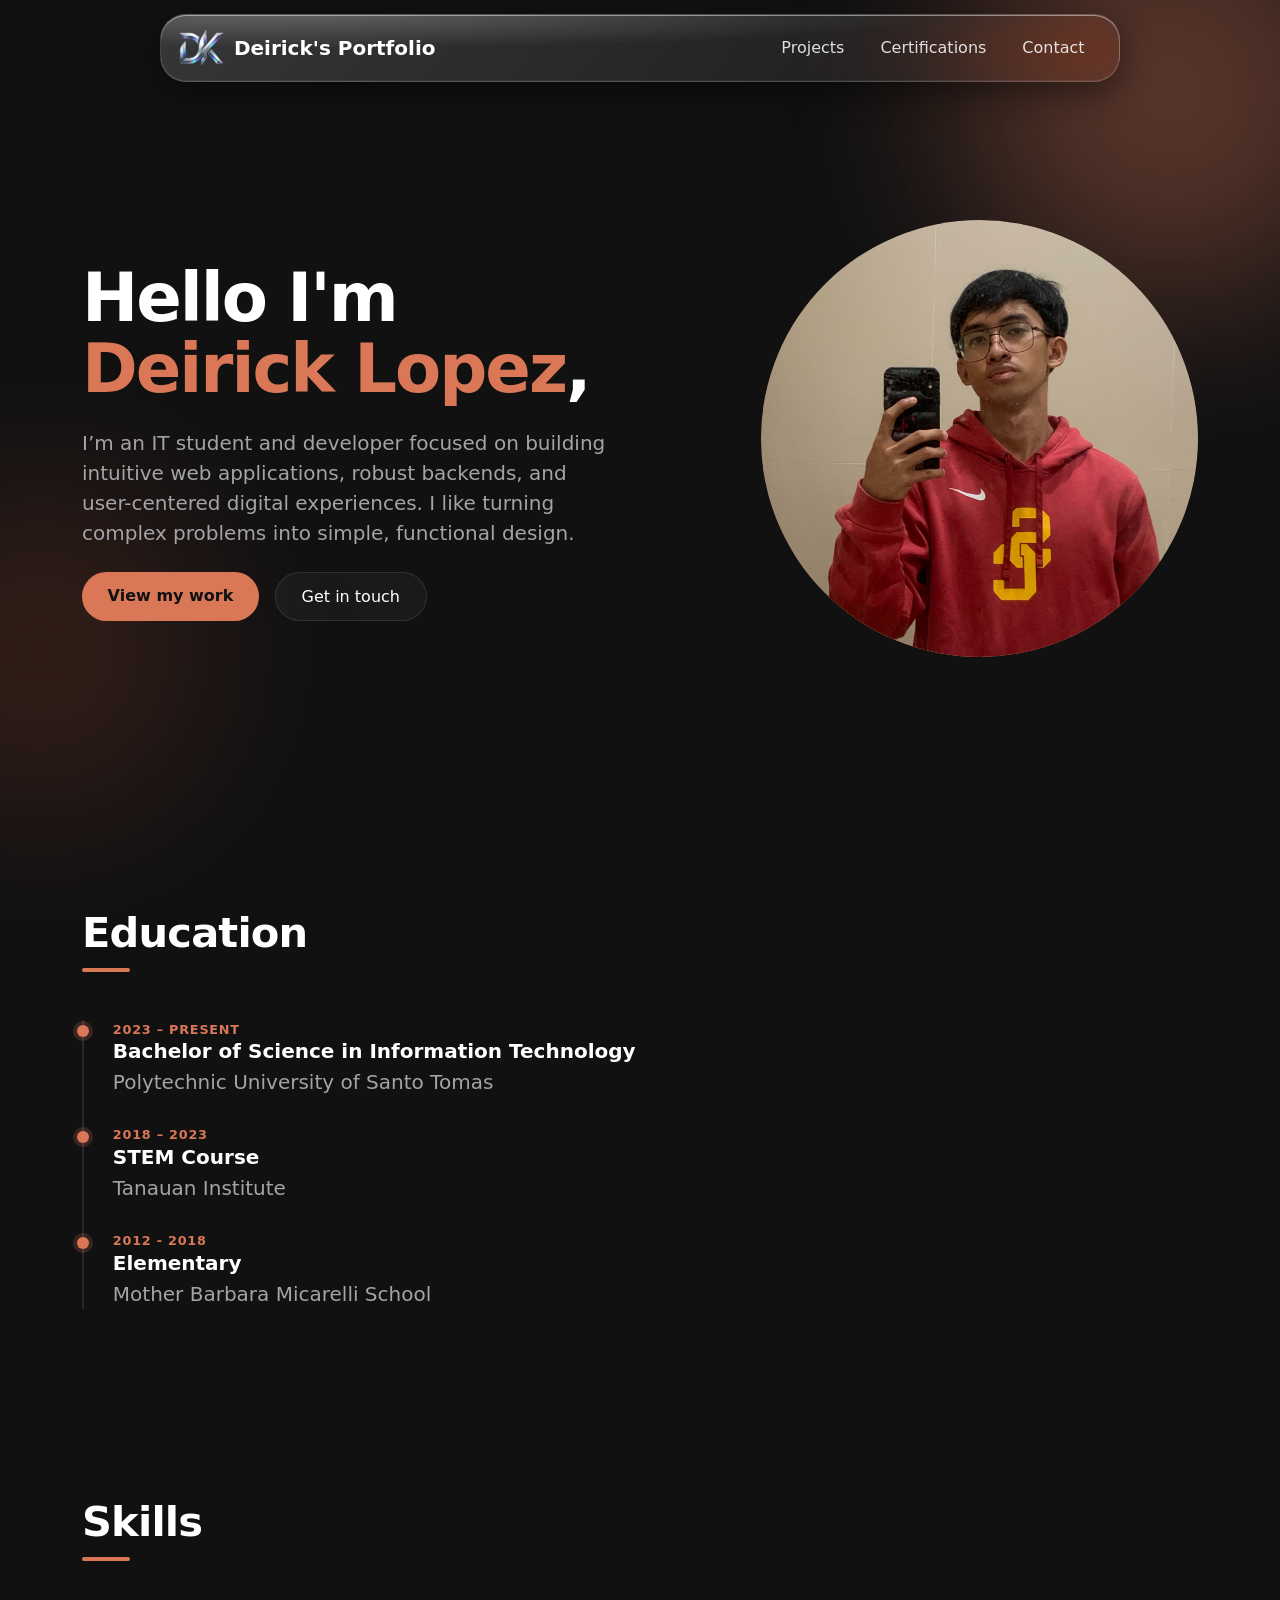
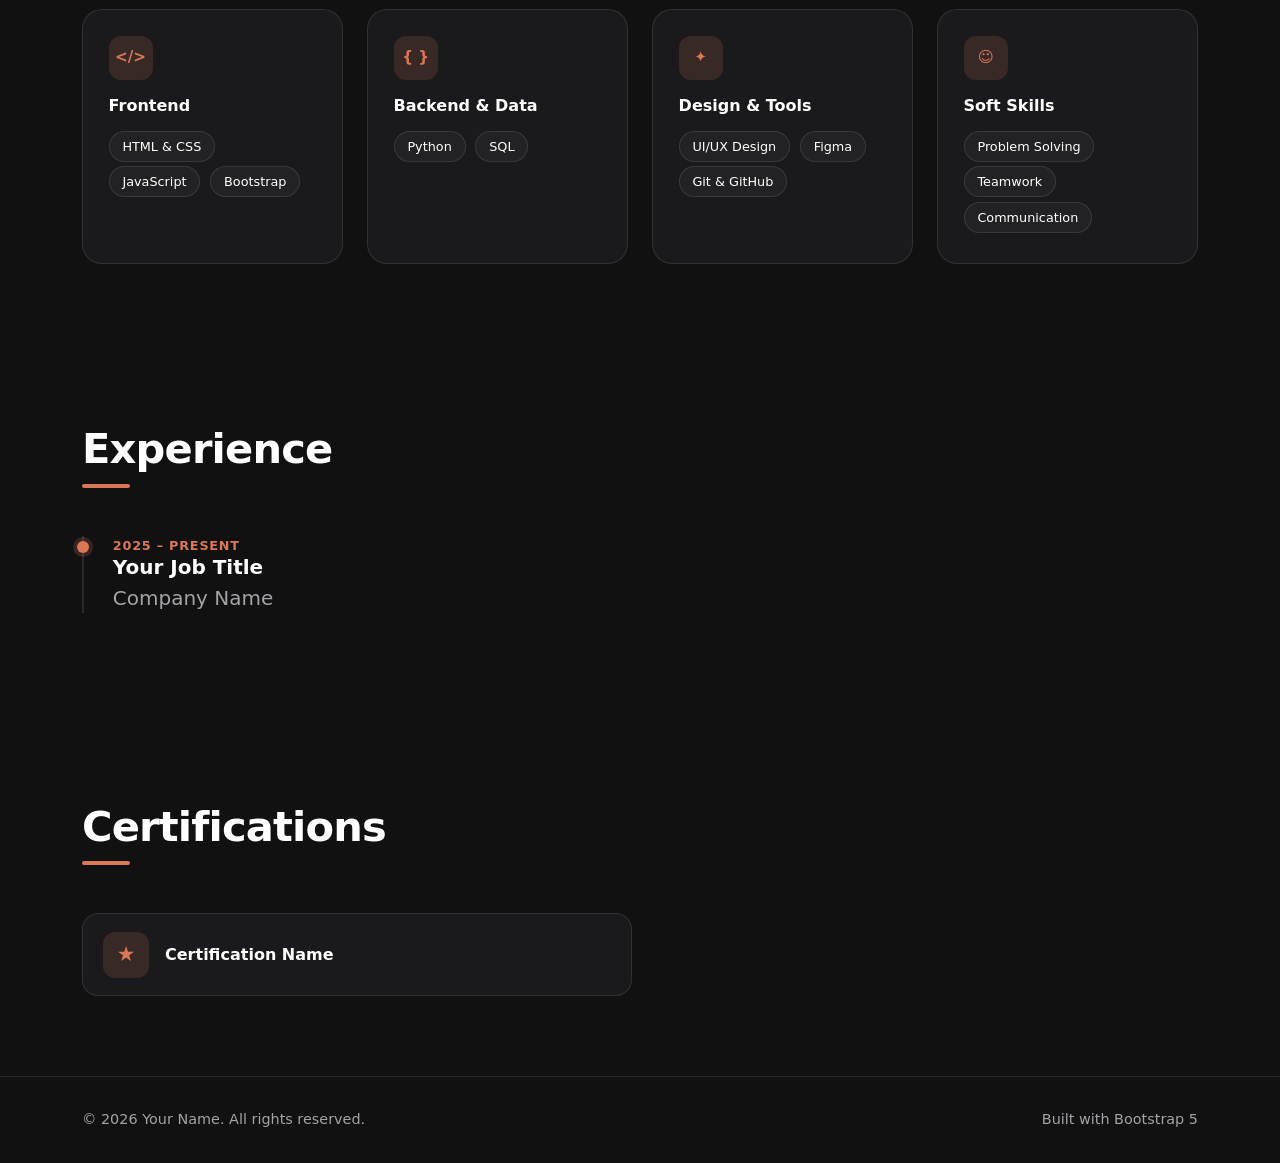
<file: index.html>
<!DOCTYPE html>
<html lang="en" data-bs-theme="dark">

<head>
  <meta charset="utf-8">
  <meta name="viewport" content="width=device-width, initial-scale=1, viewport-fit=cover">
  <title>Deirick's Portfolio</title>
  <link href="https://cdn.jsdelivr.net/npm/bootstrap@5.3.3/dist/css/bootstrap.min.css" rel="stylesheet">
  <link href="main.css" rel="stylesheet">
</head>

<body data-page="home">
  <div class="glow a"></div>
  <div class="glow b"></div>

  <nav class="navbar navbar-expand-md glass-nav">
    <div class="container-fluid px-1">
      <div class="navbar-brand">
        <img src="logo.png" alt="Logo" class="site-logo">
        <a href="index.html" class="text-white text-decoration-none">Deirick's Portfolio</a>
      </div>

      <button class="navbar-toggler" type="button" data-bs-toggle="collapse" data-bs-target="#nav" aria-label="Toggle navigation">
        <span class="navbar-toggler-icon"></span>
      </button>

      <div class="collapse navbar-collapse" id="nav">
        <ul class="navbar-nav ms-auto gap-md-1 pt-2 pt-md-0">
          <li class="nav-item"><a class="nav-link" data-page="projects" href="projects.html">Projects</a></li>
          <li class="nav-item"><a class="nav-link" data-page="certifications" href="index.html#certifications">Certifications</a></li>
          <li class="nav-item"><a class="nav-link" data-page="contacts" href="contacts.html">Contact</a></li>
        </ul>
      </div>
    </div>
  </nav>

  <main>

    <header class="hero">
      <div class="container">
        <div class="row align-items-center g-5">
          <div class="col-lg-7 order-2 order-lg-1">
            <h1>Hello I'm <br><span>Deirick Lopez</span>,</h1>
            <p class="lead mt-4 mb-4 col-lg-10">
              I’m an IT student and developer focused on building intuitive web applications,
              robust backends, and user-centered digital experiences.
              I like turning complex problems into simple, functional design.
            </p>
            <div class="d-flex flex-wrap gap-3">
              <a href="projects.html" class="btn btn-orange">View my work</a>
              <a href="contacts.html" class="btn btn-ghost">Get in touch</a>
            </div>
          </div>
          <div class="col-lg-5 order-1 order-lg-2">
            <div class="photo-ring">
              <img src="me.png" alt="Your Name" class="site-photo" onerror="this.classList.add('missing')">
            </div>
          </div>
        </div>
      </div>
    </header>

    <section class="block" id="education">
      <div class="container">
        <h2 class="section-title mb-5">Education</h2>
        <div class="timeline">
          <div class="tl-item">
            <div class="tl-date">2023 – Present</div>
            <h5 class="fw-bold mb-1">Bachelor of Science in Information Technology</h5>
            <div class="lead small">Polytechnic University of Santo Tomas</div>
          </div>

          <div class="tl-item">
            <div class="tl-date">2018 – 2023</div>
            <h5 class="fw-bold mb-1">STEM Course</h5>
            <div class="lead small">Tanauan Institute</div>
          </div>

          <div class="tl-item">
            <div class="tl-date">2012 - 2018</div>
            <h5 class="fw-bold mb-1">Elementary</h5>
            <div class="lead small">Mother Barbara Micarelli School</div>
          </div>
        </div>
      </div>
    </section>

    <section class="block" id="skills">
      <div class="container">
        <h2 class="section-title mb-5">Skills</h2>
        <div class="row g-4">
          <div class="col-sm-6 col-lg-3">
            <div class="panel skill-card">
              <div class="skill-ico">&lt;/&gt;</div>
              <h6 class="fw-bold mb-3">Frontend</h6>
              <span class="tag">HTML &amp; CSS</span>
              <span class="tag">JavaScript</span>
              <span class="tag">Bootstrap</span>
            </div>
          </div>
          <div class="col-sm-6 col-lg-3">
            <div class="panel skill-card">
              <div class="skill-ico">{ }</div>
              <h6 class="fw-bold mb-3">Backend &amp; Data</h6>
              <span class="tag">Python</span>
              <span class="tag">SQL</span>
            </div>
          </div>
          <div class="col-sm-6 col-lg-3">
            <div class="panel skill-card">
              <div class="skill-ico">✦</div>
              <h6 class="fw-bold mb-3">Design &amp; Tools</h6>
              <span class="tag">UI/UX Design</span>
              <span class="tag">Figma</span>
              <span class="tag">Git &amp; GitHub</span>
            </div>
          </div>
          <div class="col-sm-6 col-lg-3">
            <div class="panel skill-card">
              <div class="skill-ico">☺</div>
              <h6 class="fw-bold mb-3">Soft Skills</h6>
              <span class="tag">Problem Solving</span>
              <span class="tag">Teamwork</span>
              <span class="tag">Communication</span>
            </div>
          </div>
        </div>
      </div>
    </section>

    <section class="block" id="experience">
      <div class="container">
        <h2 class="section-title mb-5">Experience</h2>
        <div class="timeline">
          <div class="tl-item">
            <div class="tl-date">2025 – Present</div>
            <h5 class="fw-bold mb-1">Your Job Title</h5>
            <div class="lead small">Company Name</div>
          </div>
    </section>

    <section class="block" id="certifications">
      <div class="container">
        <h2 class="section-title mb-5">Certifications</h2>
        <div class="row g-3">
          <div class="col-md-6">
            <div class="cert">
              <div class="ico">★</div>
              <div>
                <div class="fw-semibold">Certification Name</div>
              </div>
            </div>
          </div>
        </div>
      </div>
    </section>

  </main>

  <footer>
    <div class="container d-flex justify-content-between flex-wrap gap-2">
      <span>© <span id="yr"></span> Your Name. All rights reserved.</span>
      <span>Built with Bootstrap 5</span>
    </div>
  </footer>

  <script src="https://cdn.jsdelivr.net/npm/bootstrap@5.3.3/dist/js/bootstrap.bundle.min.js"></script>
  <script src="main.js"></script>
</body>

</html>
</file>
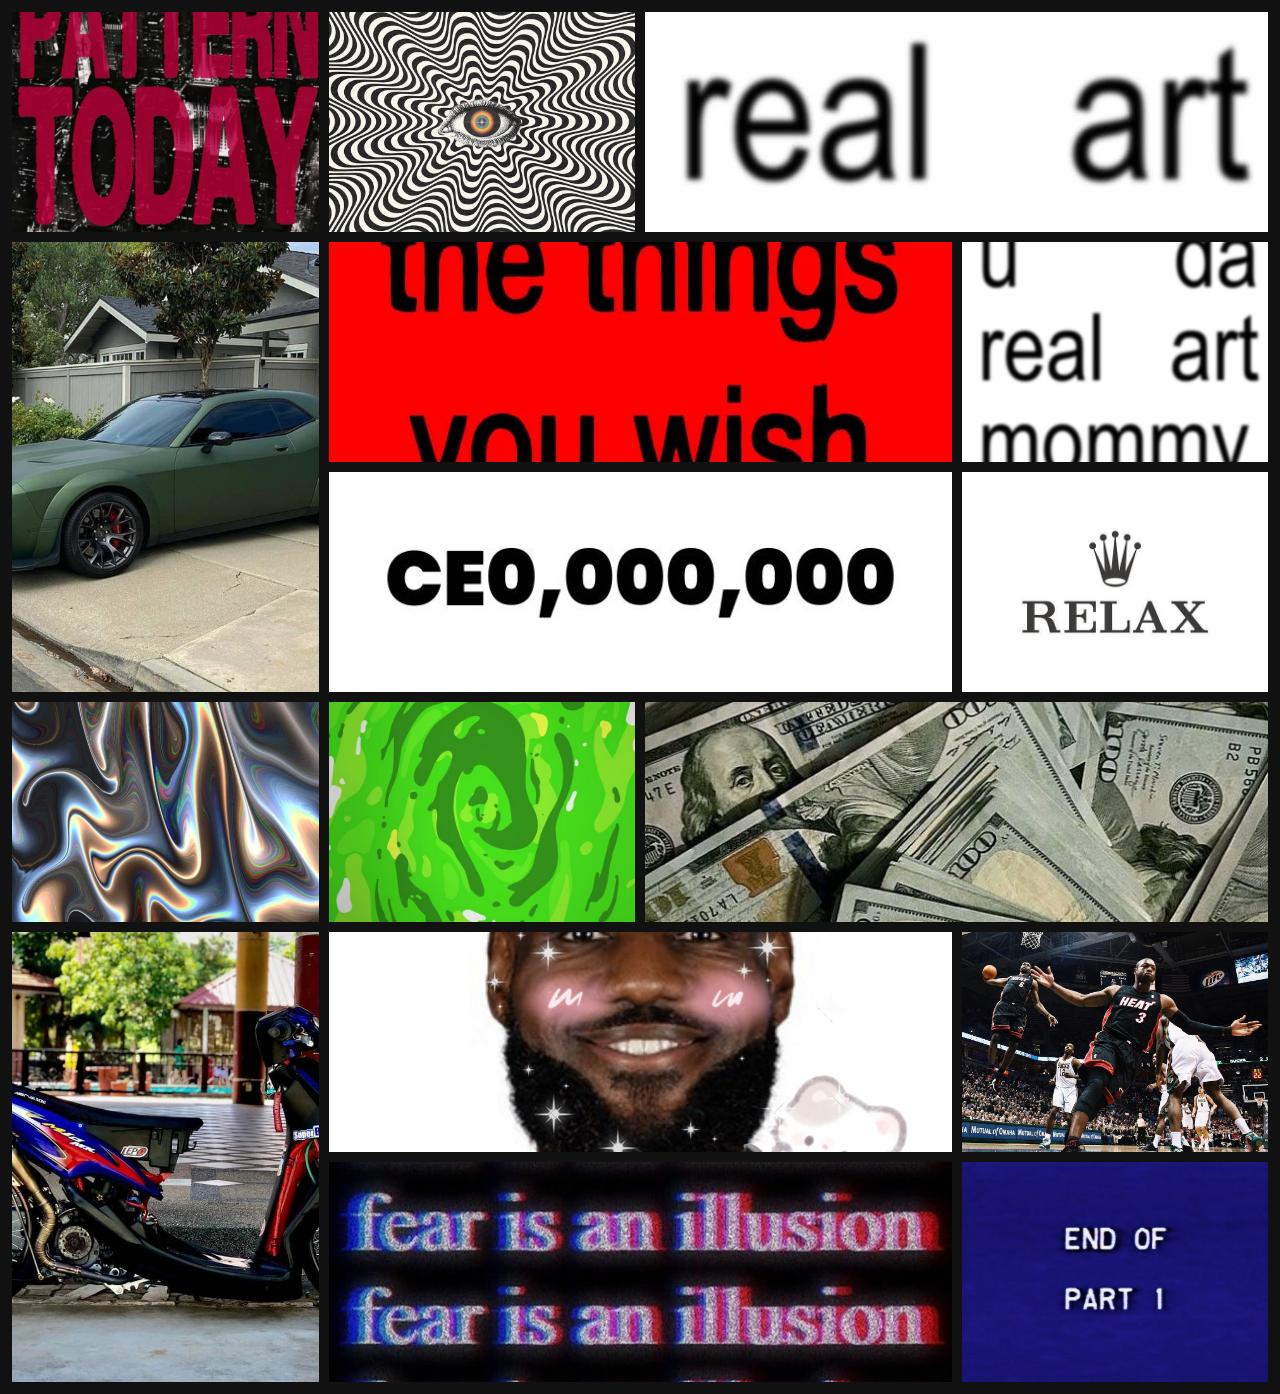
<file: bento/index.html>
<!DOCTYPE html>
<html lang="en">
<head>
  <meta charset="UTF-8">
  <meta name="viewport" content="width=device-width, initial-scale=1">

  <title>Bento Ba?</title>

  <link
    href="https://cdn.jsdelivr.net/npm/bootstrap@5.3.3/dist/css/bootstrap.min.css"
    rel="stylesheet"
  >


<style>
  * {
    box-sizing: border-box;
  }

  html,
  body {
    width: 100%;
    min-height: 100%;
    margin: 0;
    background: #111;
    overflow-x: hidden;
  }

  .gallery {
    width: 100%;
    min-height: 100vh;
    padding: 12px;
    overflow: visible;
  }

  .bento-grid {
    display: grid;
    grid-template-columns: repeat(4, minmax(0, 1fr));
    grid-auto-rows: 220px;
    gap: 10px;
    width: 100%;
    margin: 0;
  }

  .photo {
    min-width: 0;
    min-height: 0;
    overflow: hidden;
    background: #222;
  }

  .photo img {
    display: block;
    width: 100%;
    height: 100%;
    object-fit: cover;
    transition: transform 0.45s ease;
  }

  .photo:hover img {
    transform: scale(1.05);
  }

  /* First set of 8 photos */
  .p1  { grid-area: 1 / 1 / 2 / 2; }
  .p2  { grid-area: 2 / 1 / 4 / 2; }
  .p3  { grid-area: 1 / 2 / 2 / 3; }
  .p4  { grid-area: 1 / 3 / 2 / 5; }
  .p5  { grid-area: 2 / 2 / 3 / 4; }
  .p6  { grid-area: 2 / 4 / 3 / 5; }
  .p7  { grid-area: 3 / 2 / 4 / 4; }
  .p8  { grid-area: 3 / 4 / 4 / 5; }

  /* Second set: continue below the first set */
  .p9  { grid-area: 4 / 1 / 5 / 2; }
  .p10 { grid-area: 5 / 1 / 7 / 2; }
  .p11 { grid-area: 4 / 2 / 5 / 3; }
  .p12 { grid-area: 4 / 3 / 5 / 5; }
  .p13 { grid-area: 5 / 2 / 6 / 4; }
  .p14 { grid-area: 5 / 4 / 6 / 5; }
  .p15 { grid-area: 6 / 2 / 7 / 4; }
  .p16 { grid-area: 6 / 4 / 7 / 5; }

  /* Tablet */
  @media (max-width: 768px) {
    .bento-grid {
      grid-template-columns: repeat(2, minmax(0, 1fr));
      grid-auto-rows: 180px;
    }

    .photo {
      grid-area: auto;
    }

    .p1,
    .p4,
    .p5,
    .p7,
    .p12,
    .p13,
    .p15 {
      grid-column: span 2;
    }
  }

  /* Mobile */
  @media (max-width: 480px) {
    .gallery {
      padding: 8px;
    }

    .bento-grid {
      grid-auto-rows: 160px;
      gap: 8px;
    }
  }
</style>

</head>
<body>
  <main class="container-fluid gallery">
    <div class="bento-grid">

      <!-- First set of containers -->
      <div class="photo p1">
        <img src="bentopics/pic1.png" alt="">
      </div>
      <div class="photo p2">
        <img src="bentopics/pic2.png" alt="">
      </div>
      <div class="photo p3">
        <img src="bentopics/pic3.png" alt="">
      </div>
      <div class="photo p4">
        <img src="bentopics/pic5.png" alt="">
      </div>
      <div class="photo p5">
        <img src="bentopics/pic6.png" alt="">
      </div>
      <div class="photo p6">
        <img src="bentopics/pic5.png" alt="">
      </div>
      <div class="photo p7">
        <img src="bentopics/pic7.png" alt="">
      </div>
      <div class="photo p8">
        <img src="bentopics/pic8.png" alt="">
      </div>

      <!-- Second set of containers -->
      <div class="photo p9">
        <img src="bentopics/pic9.png" alt="">
      </div>
      <div class="photo p10">
        <img src="bentopics/pic10.png" alt="">
      </div>
      <div class="photo p11">
        <img src="bentopics/pic11.png" alt="">
      </div>
      <div class="photo p12">
        <img src="bentopics/pic12.png" alt="">
      </div>
      <div class="photo p13">
        <img src="bentopics/pic13.png" alt="">
      </div>
      <div class="photo p14">
        <img src="bentopics/pic14.png" alt="">
      </div>
      <div class="photo p15">
        <img src="bentopics/pic15.png" alt="">
      </div>
      <div class="photo p16">
        <img src="bentopics/pic16.png" alt="">
      </div>

    </div>
  </main>
</body>
</html>
</file>
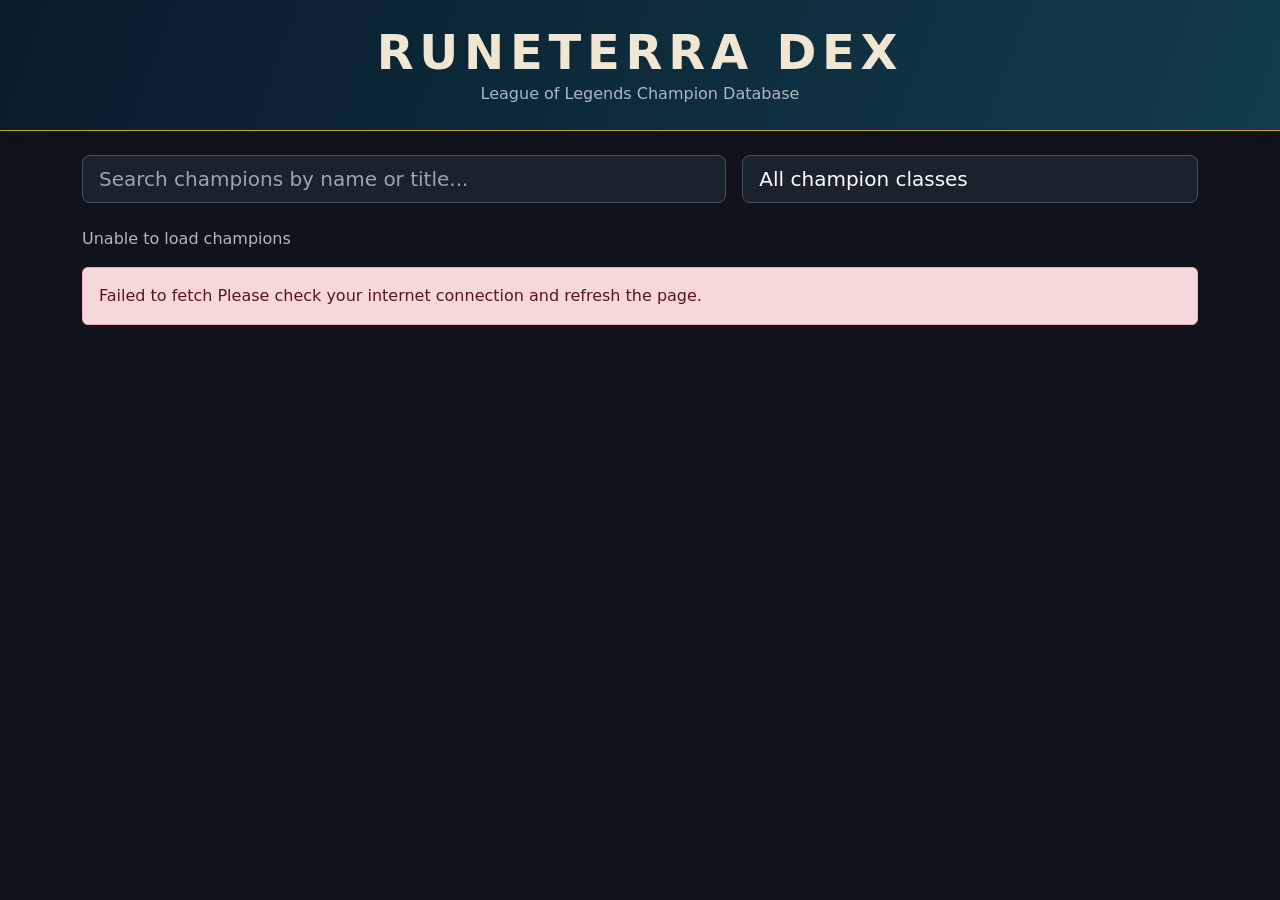
<file: json api/index.html>
<!doctype html>
<html lang="en">
<head>
  <meta charset="utf-8">
  <meta name="viewport" content="width=device-width, initial-scale=1">
  <title>Runeterra Dex | League of Legends Champions</title>
  <link href="https://cdn.jsdelivr.net/npm/bootstrap@5.3.8/dist/css/bootstrap.min.css" rel="stylesheet">
  <style>
    body { background: #10131b; color: #f4f5f7; }
    .topbar { background: linear-gradient(110deg, #091b2b, #123c4b); border-bottom: 1px solid #c89b3c; }
    .brand { color: #f0e6d2; letter-spacing: .12em; font-weight: 800; }
    .champion-card { background: #19222d; border: 1px solid #344454; color: #f4f5f7; transition: .2s; height: 100%; }
    .champion-card:hover { transform: translateY(-4px); border-color: #c89b3c; }
    .champion-image { width: 100%; aspect-ratio: 4 / 3; object-fit: cover; object-position: top; }
    .role-badge { background: #263e4b; color: #d8c99b; border: 1px solid #536878; }
    .page-link { background: #19222d; border-color: #344454; color: #f0e6d2; cursor: pointer; }
    .page-item.active .page-link { background: #9b762d; border-color: #c89b3c; }
    .page-item.disabled .page-link { background: #111820; color: #697581; }
    .form-control, .form-select { background: #19222d; color: #fff; border-color: #435363; }
    .form-control:focus, .form-select:focus { background: #19222d; color: #fff; border-color: #c89b3c; box-shadow: 0 0 0 .2rem #c89b3c33; }
    .form-control::placeholder { color: #9aa5af; }
    .muted { color: #aeb8c2; }
    a { text-decoration: none; }
  </style>
</head>
<body>
  <header class="topbar shadow mb-4">
    <div class="container py-4 text-center">
      <div class="brand display-5">RUNETERRA DEX</div>
      <div class="muted">League of Legends Champion Database</div>
    </div>
  </header>

  <main class="container pb-5">
    <div class="row g-3 align-items-center mb-4">
      <div class="col-12 col-md-7">
        <input id="searchInput" class="form-control form-control-lg" type="search"
          placeholder="Search champions by name or title...">
      </div>
      <div class="col-12 col-md-5">
        <select id="roleFilter" class="form-select form-select-lg">
          <option value="">All champion classes</option>
          <option value="Fighter">Fighter</option>
          <option value="Tank">Tank</option>
          <option value="Mage">Mage</option>
          <option value="Assassin">Assassin</option>
          <option value="Marksman">Marksman</option>
          <option value="Support">Support</option>
        </select>
      </div>
    </div>

    <div class="d-flex justify-content-between align-items-center mb-3">
      <p class="muted mb-0" id="resultCount">Loading champions...</p>
      <small class="muted" id="versionLabel"></small>
    </div>

    <div id="parent" class="row g-4">
      <div class="col-12 text-center py-5">
        <div class="spinner-border text-warning" role="status"></div>
        <p class="muted mt-3">Loading champions from Riot Data Dragon...</p>
      </div>
    </div>

    <nav class="mt-4" aria-label="Champion pagination">
      <ul class="pagination justify-content-center" id="pagination"></ul>
    </nav>
  </main>

  <script>
    const perPageLoad = 20;
    let page = 1;
    let allChampions = [];
    let filteredChampions = [];

    const elParent = document.getElementById("parent");
    const elPagination = document.getElementById("pagination");
    const elSearch = document.getElementById("searchInput");
    const elRole = document.getElementById("roleFilter");
    const elCount = document.getElementById("resultCount");
    const elVersion = document.getElementById("versionLabel");

    // Get the newest published Data Dragon version instead of hardcoding a patch number.
    async function loadChampions() {
      try {
        const versionsResponse = await fetch("https://ddragon.leagueoflegends.com/api/versions.json");
        if (!versionsResponse.ok) throw new Error("Could not load the game version.");
        const versions = await versionsResponse.json();
        const version = versions[0];
        elVersion.textContent = "Data Dragon version " + version;

        // The champion.json endpoint returns the champion list and basic information.
        const response = await fetch(
          `https://ddragon.leagueoflegends.com/cdn/${version}/data/en_US/champion.json`
        );
        if (!response.ok) throw new Error("Could not load champion data.");
        const result = await response.json();

        allChampions = Object.values(result.data);
        filteredChampions = [...allChampions];
        renderChampions();
      } catch (error) {
        elParent.innerHTML = `<div class="col-12"><div class="alert alert-danger">
          ${error.message} Please check your internet connection and refresh the page.
        </div></div>`;
        elCount.textContent = "Unable to load champions";
      }
    }

    function renderChampions() {
      const totalPages = Math.max(1, Math.ceil(filteredChampions.length / perPageLoad));
      if (page > totalPages) page = totalPages;

      const startIndex = (page - 1) * perPageLoad;
      const currentChampions = filteredChampions.slice(startIndex, startIndex + perPageLoad);

      elParent.innerHTML = "";
      elCount.textContent = `${filteredChampions.length} champions found`;

      if (currentChampions.length === 0) {
        elParent.innerHTML = `<div class="col-12 text-center muted py-5">No champions match your search.</div>`;
      }

      currentChampions.forEach(champion => {
        const imageUrl = `https://ddragon.leagueoflegends.com/cdn/img/champion/loading/${champion.id}_0.jpg`;
        const tags = champion.tags.map(tag =>
          `<span class="badge role-badge me-1">${tag}</span>`
        ).join("");

        elParent.innerHTML += `
          <div class="col-12 col-sm-6 col-lg-4 col-xl-3">
            <a href="view.html?id=${encodeURIComponent(champion.id)}">
              <article class="card champion-card overflow-hidden">
                <img class="champion-image" src="${imageUrl}"
                  alt="${champion.name}" loading="lazy"
                  onerror="this.src='https://ddragon.leagueoflegends.com/cdn/${currentVersion()}/img/champion/${champion.image.full}'">
                <div class="card-body">
                  <h5 class="card-title mb-1">${champion.name}</h5>
                  <p class="muted small mb-3">${champion.title}</p>
                  ${tags}
                </div>
              </article>
            </a>
          </div>
        `;
      });

      renderPagination(totalPages);
    }

    function currentVersion() {
      return document.getElementById("versionLabel").textContent.replace("Data Dragon version ", "");
    }

    function renderPagination(totalPages) {
      elPagination.innerHTML = `
        <li class="page-item ${page === 1 ? "disabled" : ""}">
          <button class="page-link" onclick="changePage(${page - 1})">Previous</button>
        </li>
      `;

      for (let i = 1; i <= totalPages; i++) {
        // Keep the pagination compact when the list has many pages.
        if (i === 1 || i === totalPages || Math.abs(i - page) <= 1) {
          elPagination.innerHTML += `
            <li class="page-item ${page === i ? "active" : ""}">
              <button class="page-link" onclick="changePage(${i})">${i}</button>
            </li>`;
        } else if (Math.abs(i - page) === 2) {
          elPagination.innerHTML += `<li class="page-item disabled"><span class="page-link">…</span></li>`;
        }
      }

      elPagination.innerHTML += `
        <li class="page-item ${page === totalPages ? "disabled" : ""}">
          <button class="page-link" onclick="changePage(${page + 1})">Next</button>
        </li>
      `;
    }

    function changePage(newPage) {
      const totalPages = Math.max(1, Math.ceil(filteredChampions.length / perPageLoad));
      if (newPage < 1 || newPage > totalPages) return;
      page = newPage;
      renderChampions();
      window.scrollTo({ top: 0, behavior: "smooth" });
    }

    function filterChampions() {
      const searchTerm = elSearch.value.trim().toLowerCase();
      const selectedRole = elRole.value;

      filteredChampions = allChampions.filter(champion => {
        const matchesSearch =
          champion.name.toLowerCase().includes(searchTerm) ||
          champion.title.toLowerCase().includes(searchTerm);
        const matchesRole = !selectedRole || champion.tags.includes(selectedRole);
        return matchesSearch && matchesRole;
      });

      page = 1;
      renderChampions();
    }

    elSearch.addEventListener("input", filterChampions);
    elRole.addEventListener("change", filterChampions);

    loadChampions();
  </script>
</body>
</html>
</file>
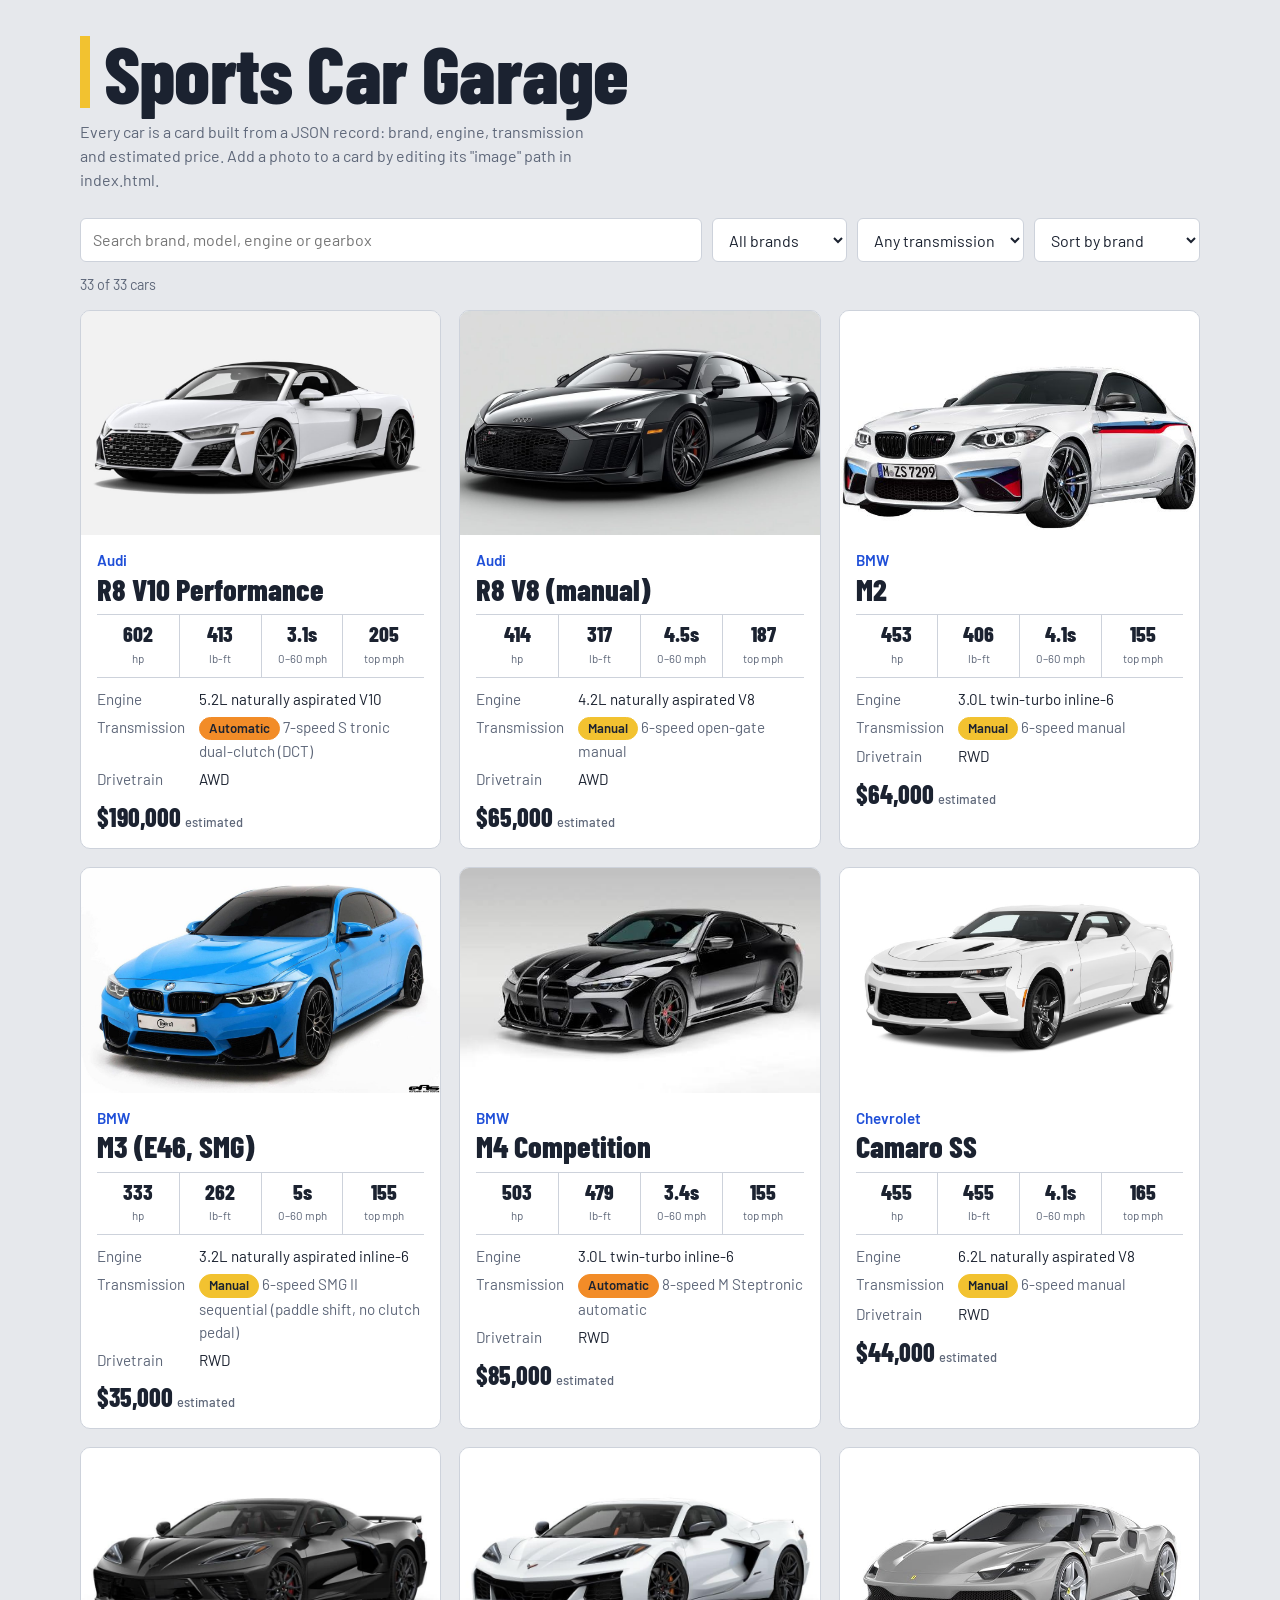
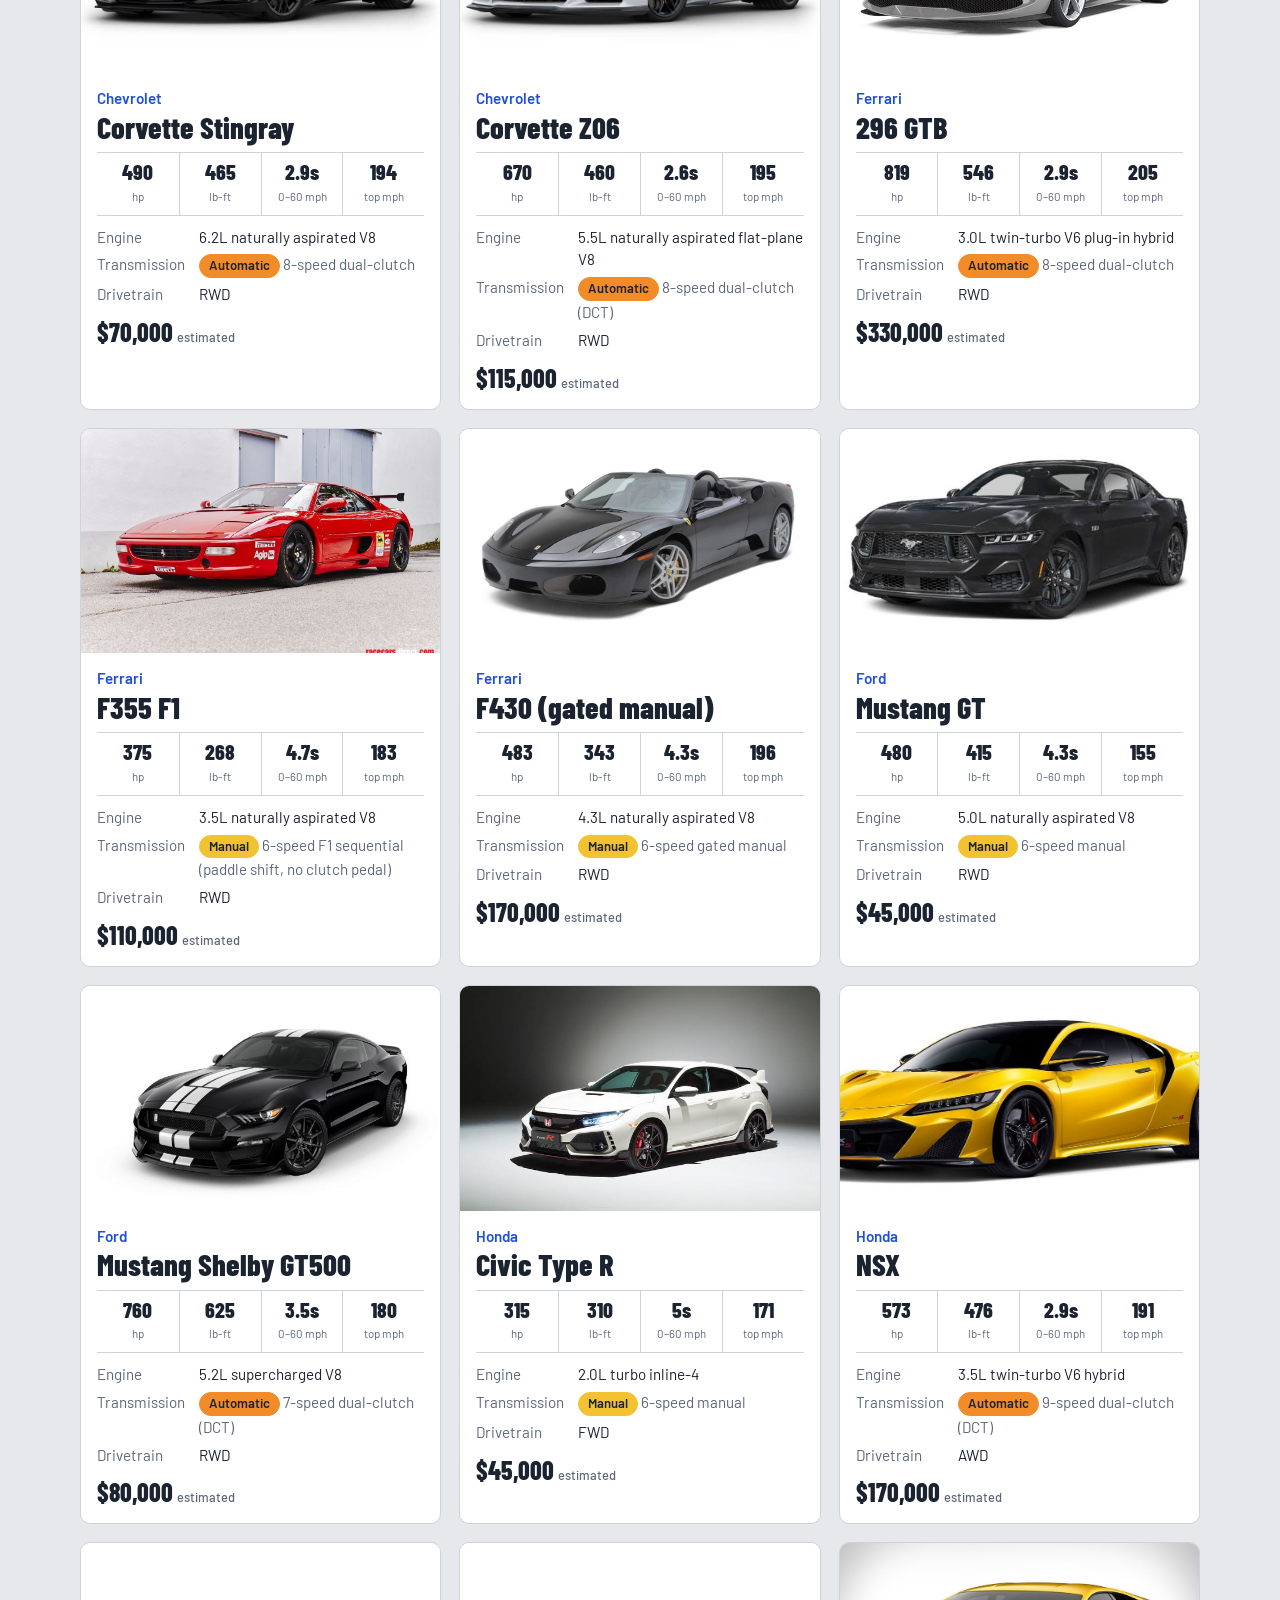
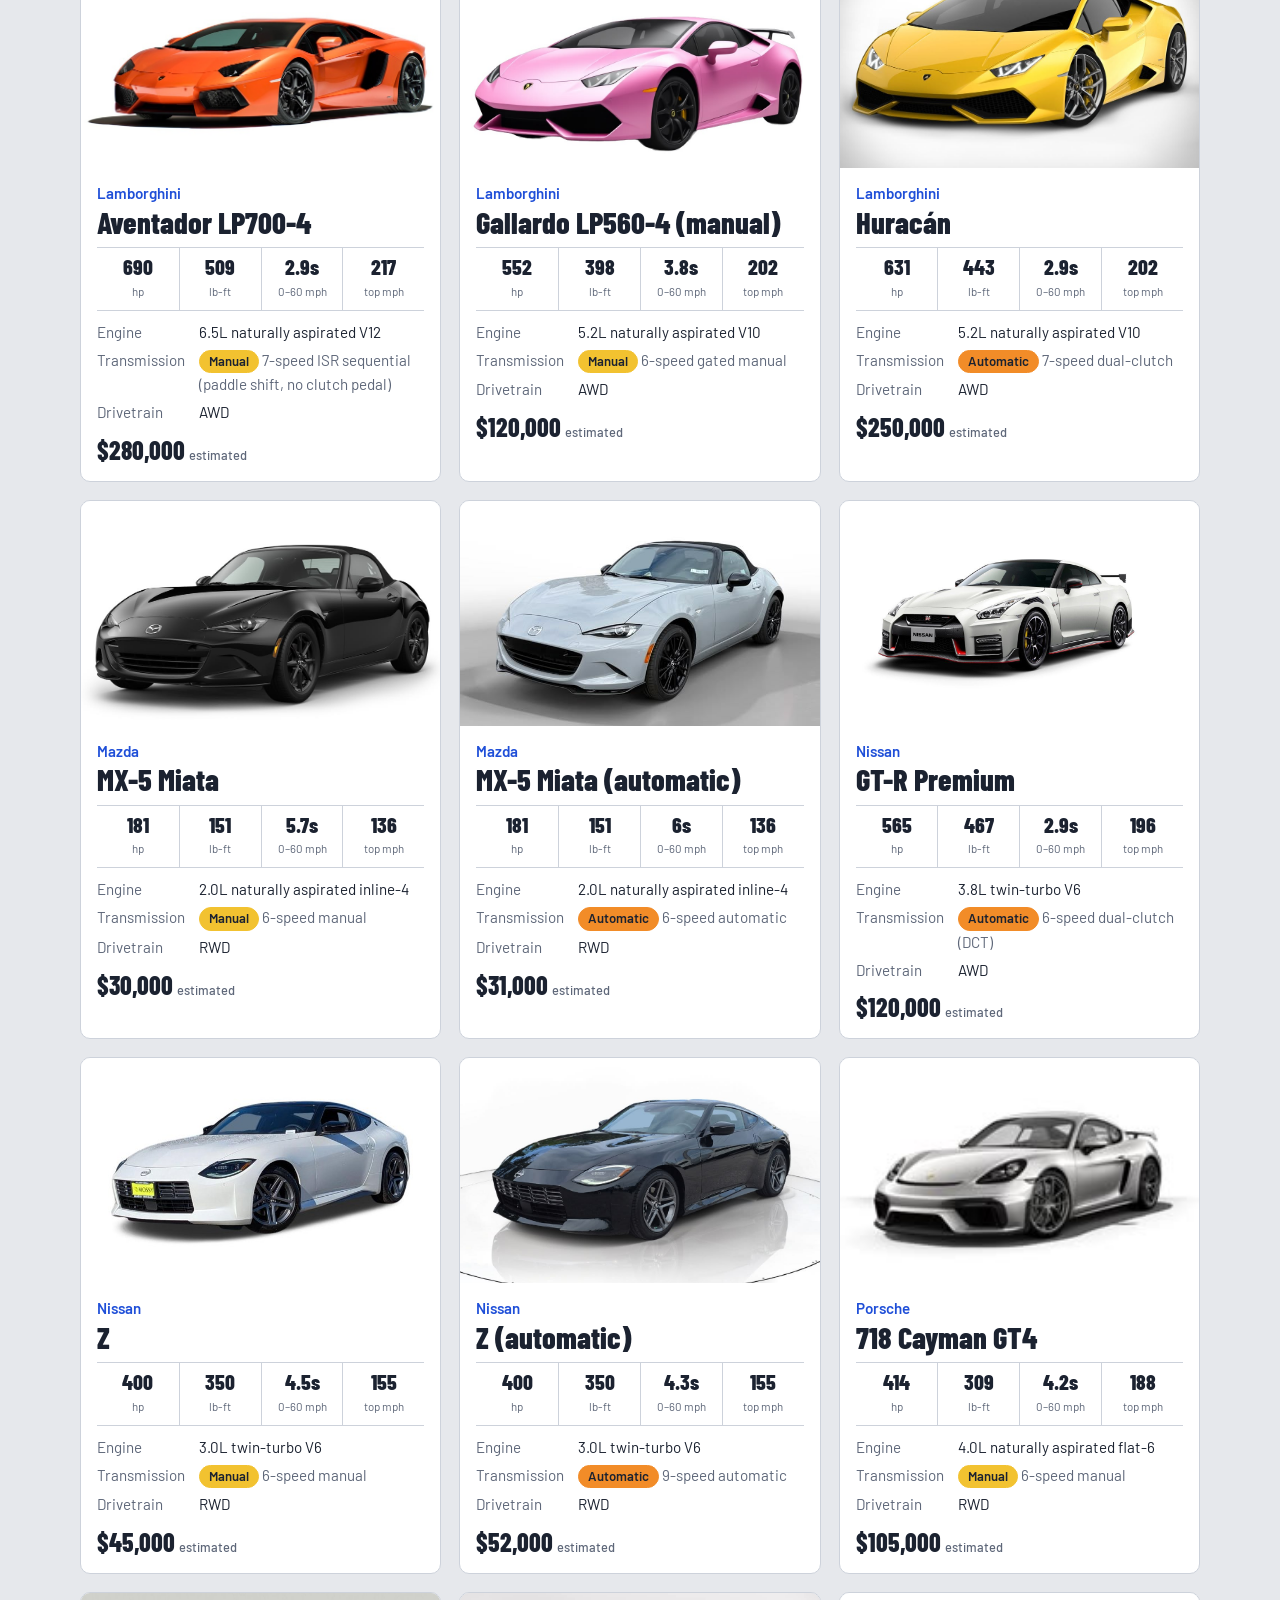
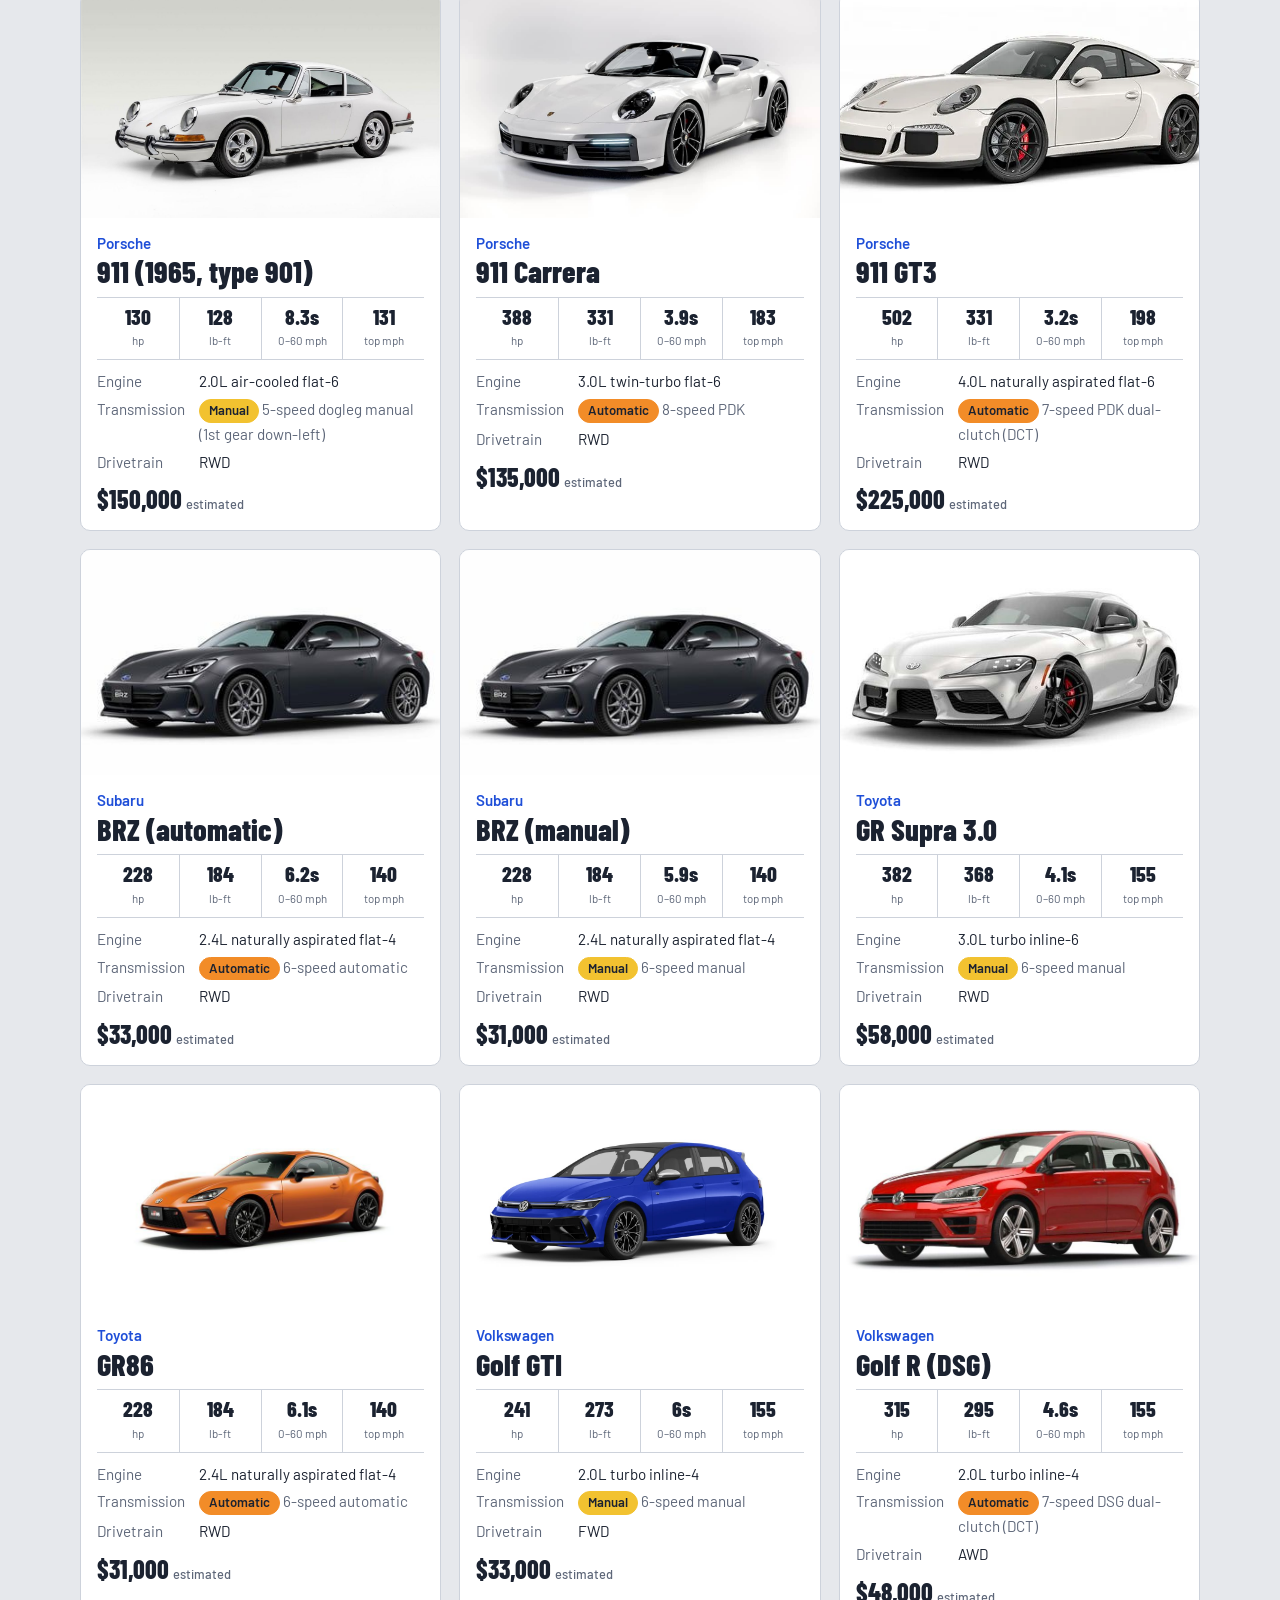
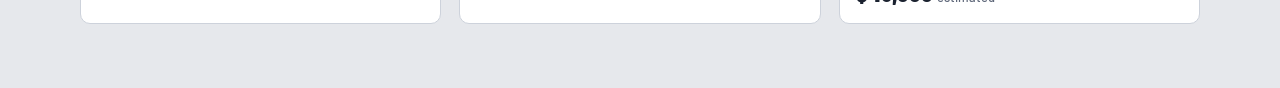
<file: json array/index.html>
<!DOCTYPE html>
<html lang="en">
<head>
<meta charset="utf-8">
<meta name="viewport" content="width=device-width, initial-scale=1, viewport-fit=cover">
<title>Sports Car Garage</title>
<link href="https://fonts.googleapis.com/css2?family=Barlow+Condensed:wght@600;700;800&family=Barlow:wght@400;500;600&display=swap" rel="stylesheet">
<link rel="stylesheet" href="styles.css">
</head>
<body>
<div class="wrap">
  <h1>Sports Car Garage</h1>
  <p class="lede">Every car is a card built from a JSON record: brand, engine, transmission and estimated price. Add a photo to a card by editing its "image" path in index.html.</p>

  <div class="bar">
    <input type="search" id="q" placeholder="Search brand, model, engine or gearbox" aria-label="Search cars">
    <select id="brand" aria-label="Filter by brand"><option value="">All brands</option></select>
    <select id="trans" aria-label="Filter by transmission"><option value="">Any transmission</option><option value="manual">Manual</option><option value="automatic">Automatic</option></select>
    <select id="sort" aria-label="Sort cars"><option value="brand">Sort by brand</option><option value="priceAsc">Price, low to high</option><option value="priceDesc">Price, high to low</option></select>
  </div>
  <p class="count" id="count" aria-live="polite"></p>
  <div class="grid" id="grid"></div>
</div>

<script id="car-data" type="application/json">
[
 {"id":"porsche-911","brand":"Porsche","model":"911 Carrera","engine":"3.0L twin-turbo flat-6","transmission":"automatic","gearbox":"8-speed PDK","price":135000,"image":"cars/porsche911.png","hp":388,"torque":331,"zeroToSixty":3.9,"topSpeed":183,"drivetrain":"RWD"},
 {"id":"corvette","brand":"Chevrolet","model":"Corvette Stingray","engine":"6.2L naturally aspirated V8","transmission":"automatic","gearbox":"8-speed dual-clutch","price":70000,"image":"cars/stingray.png","hp":490,"torque":465,"zeroToSixty":2.9,"topSpeed":194,"drivetrain":"RWD"},
 {"id":"supra","brand":"Toyota","model":"GR Supra 3.0","engine":"3.0L turbo inline-6","transmission":"manual","gearbox":"6-speed manual","price":58000,"image":"cars/supra3.png","hp":382,"torque":368,"zeroToSixty":4.1,"topSpeed":155,"drivetrain":"RWD"},
 {"id":"nissan-z","brand":"Nissan","model":"Z","engine":"3.0L twin-turbo V6","transmission":"manual","gearbox":"6-speed manual","price":45000,"image":"cars/nissanz.png","hp":400,"torque":350,"zeroToSixty":4.5,"topSpeed":155,"drivetrain":"RWD"},
 {"id":"mustang","brand":"Ford","model":"Mustang GT","engine":"5.0L naturally aspirated V8","transmission":"manual","gearbox":"6-speed manual","price":45000,"image":"cars/fordmustang.png","hp":480,"torque":415,"zeroToSixty":4.3,"topSpeed":155,"drivetrain":"RWD"},
 {"id":"mx5","brand":"Mazda","model":"MX-5 Miata","engine":"2.0L naturally aspirated inline-4","transmission":"manual","gearbox":"6-speed manual","price":30000,"image":"cars/miata.png","hp":181,"torque":151,"zeroToSixty":5.7,"topSpeed":136,"drivetrain":"RWD"},
 {"id":"ferrari-296","brand":"Ferrari","model":"296 GTB","engine":"3.0L twin-turbo V6 plug-in hybrid","transmission":"automatic","gearbox":"8-speed dual-clutch","price":330000,"image":"cars/ferrari296.png","hp":819,"torque":546,"zeroToSixty":2.9,"topSpeed":205,"drivetrain":"RWD"},
 {"id":"huracan","brand":"Lamborghini","model":"Huracán","engine":"5.2L naturally aspirated V10","transmission":"automatic","gearbox":"7-speed dual-clutch","price":250000,"image":"cars/hurucan.png","hp":631,"torque":443,"zeroToSixty":2.9,"topSpeed":202,"drivetrain":"AWD"},
 {"id":"cayman-gt4","brand":"Porsche","model":"718 Cayman GT4","engine":"4.0L naturally aspirated flat-6","transmission":"manual","gearbox":"6-speed manual","price":105000,"image":"cars/cayman.png","hp":414,"torque":309,"zeroToSixty":4.2,"topSpeed":188,"drivetrain":"RWD"},
 {"id":"porsche-gt3","brand":"Porsche","model":"911 GT3","engine":"4.0L naturally aspirated flat-6","transmission":"automatic","gearbox":"7-speed PDK dual-clutch (DCT)","price":225000,"image":"cars/porsche911gt3.png","hp":502,"torque":331,"zeroToSixty":3.2,"topSpeed":198,"drivetrain":"RWD"},
 {"id":"porsche-901","brand":"Porsche","model":"911 (1965, type 901)","engine":"2.0L air-cooled flat-6","transmission":"manual","gearbox":"5-speed dogleg manual (1st gear down-left)","price":150000,"image":"cars/porsche901.png","hp":130,"torque":128,"zeroToSixty":8.3,"topSpeed":131,"drivetrain":"RWD"},
 {"id":"camaro-ss","brand":"Chevrolet","model":"Camaro SS","engine":"6.2L naturally aspirated V8","transmission":"manual","gearbox":"6-speed manual","price":44000,"image":"cars/camaross.png","hp":455,"torque":455,"zeroToSixty":4.1,"topSpeed":165,"drivetrain":"RWD"},
 {"id":"corvette-z06","brand":"Chevrolet","model":"Corvette Z06","engine":"5.5L naturally aspirated flat-plane V8","transmission":"automatic","gearbox":"8-speed dual-clutch (DCT)","price":115000,"image":"cars/corvettez06.png","hp":670,"torque":460,"zeroToSixty":2.6,"topSpeed":195,"drivetrain":"RWD"},
 {"id":"gr86","brand":"Toyota","model":"GR86","engine":"2.4L naturally aspirated flat-4","transmission":"automatic","gearbox":"6-speed automatic","price":31000,"image":"cars/gr86.png","hp":228,"torque":184,"zeroToSixty":6.1,"topSpeed":140,"drivetrain":"RWD"},
 {"id":"nissan-z-auto","brand":"Nissan","model":"Z (automatic)","engine":"3.0L twin-turbo V6","transmission":"automatic","gearbox":"9-speed automatic","price":52000,"image":"cars/nissanzauto.png","hp":400,"torque":350,"zeroToSixty":4.3,"topSpeed":155,"drivetrain":"RWD"},
 {"id":"gtr","brand":"Nissan","model":"GT-R Premium","engine":"3.8L twin-turbo V6","transmission":"automatic","gearbox":"6-speed dual-clutch (DCT)","price":120000,"image":"cars/gtr.png","hp":565,"torque":467,"zeroToSixty":2.9,"topSpeed":196,"drivetrain":"AWD"},
 {"id":"gt500","brand":"Ford","model":"Mustang Shelby GT500","engine":"5.2L supercharged V8","transmission":"automatic","gearbox":"7-speed dual-clutch (DCT)","price":80000,"image":"cars/gt500.png","hp":760,"torque":625,"zeroToSixty":3.5,"topSpeed":180,"drivetrain":"RWD"},
 {"id":"mx5-auto","brand":"Mazda","model":"MX-5 Miata (automatic)","engine":"2.0L naturally aspirated inline-4","transmission":"automatic","gearbox":"6-speed automatic","price":31000,"image":"cars/miataauto.png","hp":181,"torque":151,"zeroToSixty":6.0,"topSpeed":136,"drivetrain":"RWD"},
 {"id":"ferrari-f430","brand":"Ferrari","model":"F430 (gated manual)","engine":"4.3L naturally aspirated V8","transmission":"manual","gearbox":"6-speed gated manual","price":170000,"image":"cars/f430.png","hp":483,"torque":343,"zeroToSixty":4.3,"topSpeed":196,"drivetrain":"RWD"},
 {"id":"ferrari-f355","brand":"Ferrari","model":"F355 F1","engine":"3.5L naturally aspirated V8","transmission":"manual","gearbox":"6-speed F1 sequential (paddle shift, no clutch pedal)","price":110000,"image":"cars/f355.png","hp":375,"torque":268,"zeroToSixty":4.7,"topSpeed":183,"drivetrain":"RWD"},
 {"id":"gallardo","brand":"Lamborghini","model":"Gallardo LP560-4 (manual)","engine":"5.2L naturally aspirated V10","transmission":"manual","gearbox":"6-speed gated manual","price":120000,"image":"cars/gallardo.png","hp":552,"torque":398,"zeroToSixty":3.8,"topSpeed":202,"drivetrain":"AWD"},
 {"id":"aventador","brand":"Lamborghini","model":"Aventador LP700-4","engine":"6.5L naturally aspirated V12","transmission":"manual","gearbox":"7-speed ISR sequential (paddle shift, no clutch pedal)","price":280000,"image":"cars/aventador.png","hp":690,"torque":509,"zeroToSixty":2.9,"topSpeed":217,"drivetrain":"AWD"},
 {"id":"bmw-m2","brand":"BMW","model":"M2","engine":"3.0L twin-turbo inline-6","transmission":"manual","gearbox":"6-speed manual","price":64000,"image":"cars/m2.png","hp":453,"torque":406,"zeroToSixty":4.1,"topSpeed":155,"drivetrain":"RWD"},
 {"id":"bmw-m4","brand":"BMW","model":"M4 Competition","engine":"3.0L twin-turbo inline-6","transmission":"automatic","gearbox":"8-speed M Steptronic automatic","price":85000,"image":"cars/m4.png","hp":503,"torque":479,"zeroToSixty":3.4,"topSpeed":155,"drivetrain":"RWD"},
 {"id":"bmw-m3-e46","brand":"BMW","model":"M3 (E46, SMG)","engine":"3.2L naturally aspirated inline-6","transmission":"manual","gearbox":"6-speed SMG II sequential (paddle shift, no clutch pedal)","price":35000,"image":"cars/m3e46.png","hp":333,"torque":262,"zeroToSixty":5.0,"topSpeed":155,"drivetrain":"RWD"},
 {"id":"golf-gti","brand":"Volkswagen","model":"Golf GTI","engine":"2.0L turbo inline-4","transmission":"manual","gearbox":"6-speed manual","price":33000,"image":"cars/gti.png","hp":241,"torque":273,"zeroToSixty":6.0,"topSpeed":155,"drivetrain":"FWD"},
 {"id":"golf-r","brand":"Volkswagen","model":"Golf R (DSG)","engine":"2.0L turbo inline-4","transmission":"automatic","gearbox":"7-speed DSG dual-clutch (DCT)","price":48000,"image":"cars/golfr.png","hp":315,"torque":295,"zeroToSixty":4.6,"topSpeed":155,"drivetrain":"AWD"},
 {"id":"civic-type-r","brand":"Honda","model":"Civic Type R","engine":"2.0L turbo inline-4","transmission":"manual","gearbox":"6-speed manual","price":45000,"image":"cars/civictyper.png","hp":315,"torque":310,"zeroToSixty":5.0,"topSpeed":171,"drivetrain":"FWD"},
 {"id":"nsx","brand":"Honda","model":"NSX","engine":"3.5L twin-turbo V6 hybrid","transmission":"automatic","gearbox":"9-speed dual-clutch (DCT)","price":170000,"image":"cars/nsx.png","hp":573,"torque":476,"zeroToSixty":2.9,"topSpeed":191,"drivetrain":"AWD"},
 {"id":"brz-manual","brand":"Subaru","model":"BRZ (manual)","engine":"2.4L naturally aspirated flat-4","transmission":"manual","gearbox":"6-speed manual","price":31000,"image":"cars/brzmanual.png","hp":228,"torque":184,"zeroToSixty":5.9,"topSpeed":140,"drivetrain":"RWD"},
 {"id":"brz-auto","brand":"Subaru","model":"BRZ (automatic)","engine":"2.4L naturally aspirated flat-4","transmission":"automatic","gearbox":"6-speed automatic","price":33000,"image":"cars/brzauto.png","hp":228,"torque":184,"zeroToSixty":6.2,"topSpeed":140,"drivetrain":"RWD"},
 {"id":"r8-v8","brand":"Audi","model":"R8 V8 (manual)","engine":"4.2L naturally aspirated V8","transmission":"manual","gearbox":"6-speed open-gate manual","price":65000,"image":"cars/r8v8.png","hp":414,"torque":317,"zeroToSixty":4.5,"topSpeed":187,"drivetrain":"AWD"},
 {"id":"r8-v10","brand":"Audi","model":"R8 V10 Performance","engine":"5.2L naturally aspirated V10","transmission":"automatic","gearbox":"7-speed S tronic dual-clutch (DCT)","price":190000,"image":"cars/audi.png","hp":602,"torque":413,"zeroToSixty":3.1,"topSpeed":205,"drivetrain":"AWD"}
]
</script>

<script src="script.js"></script>
</body>
</html>
</file>
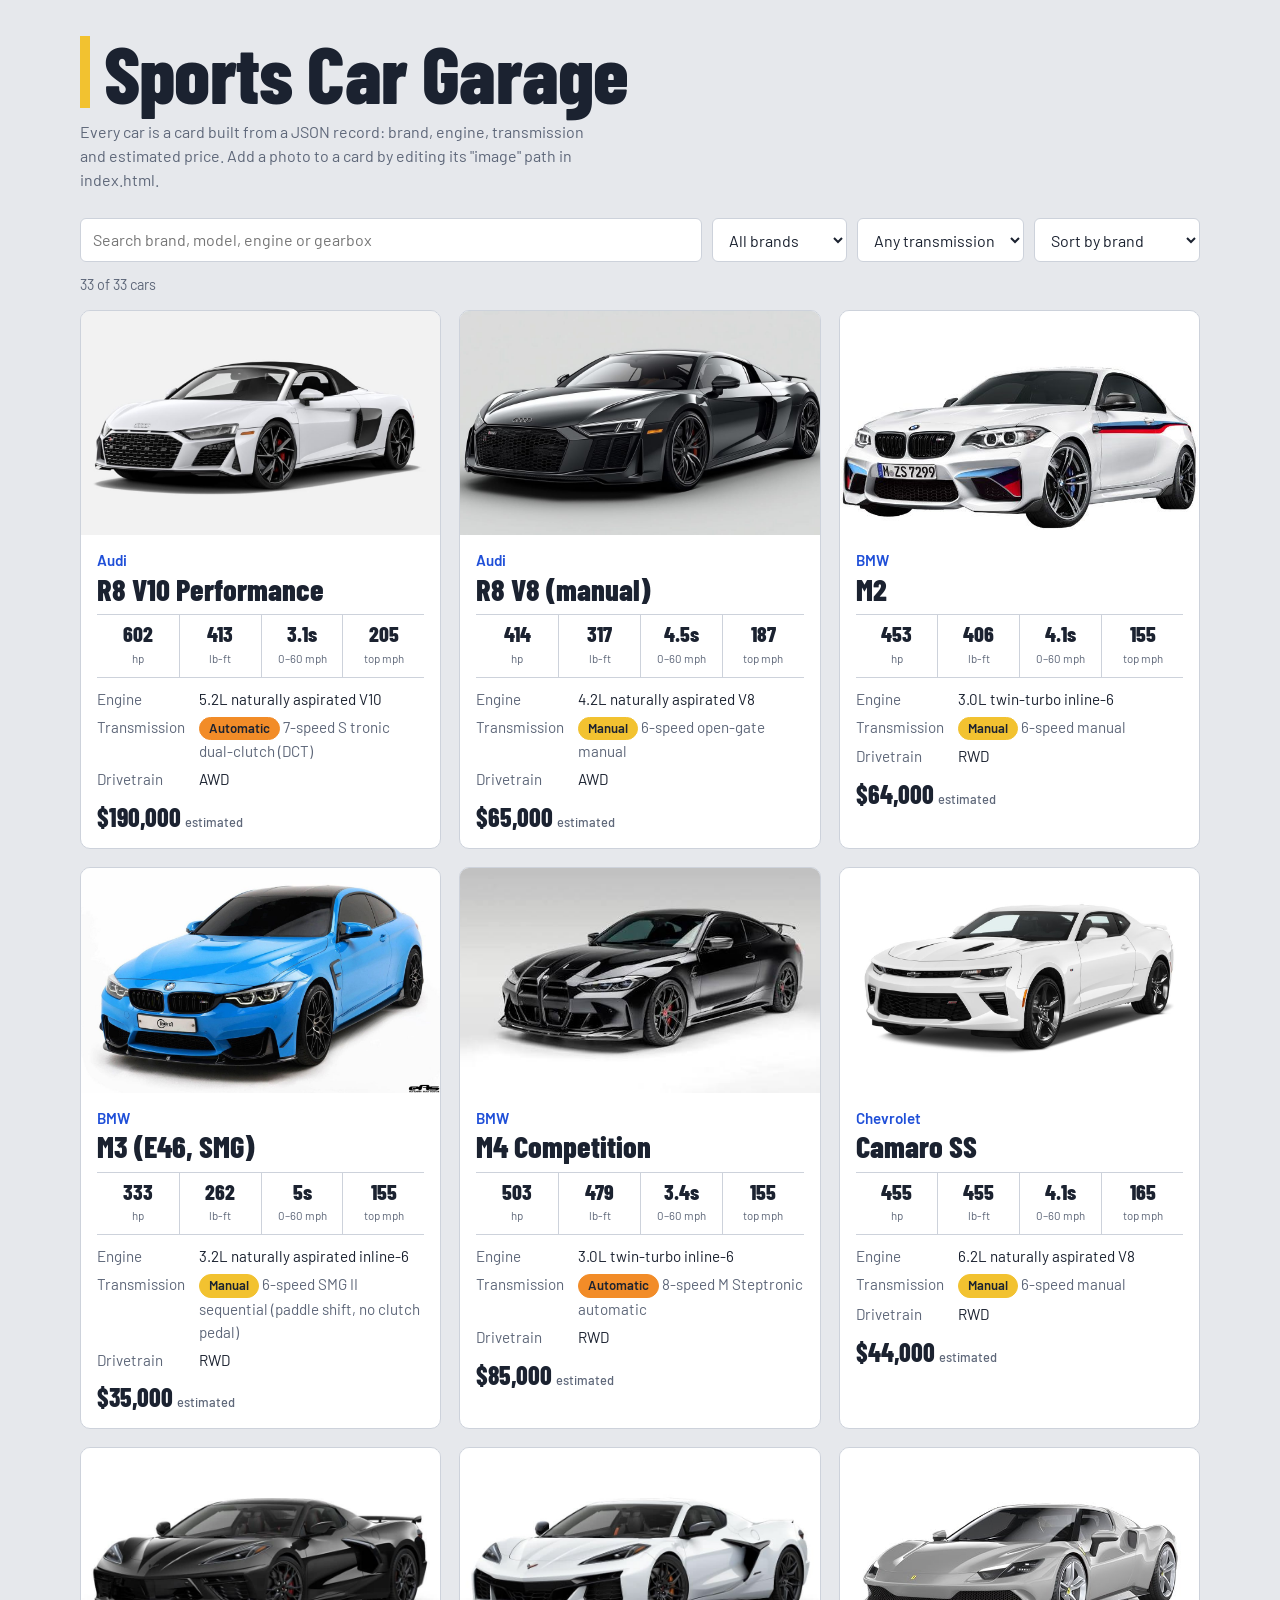
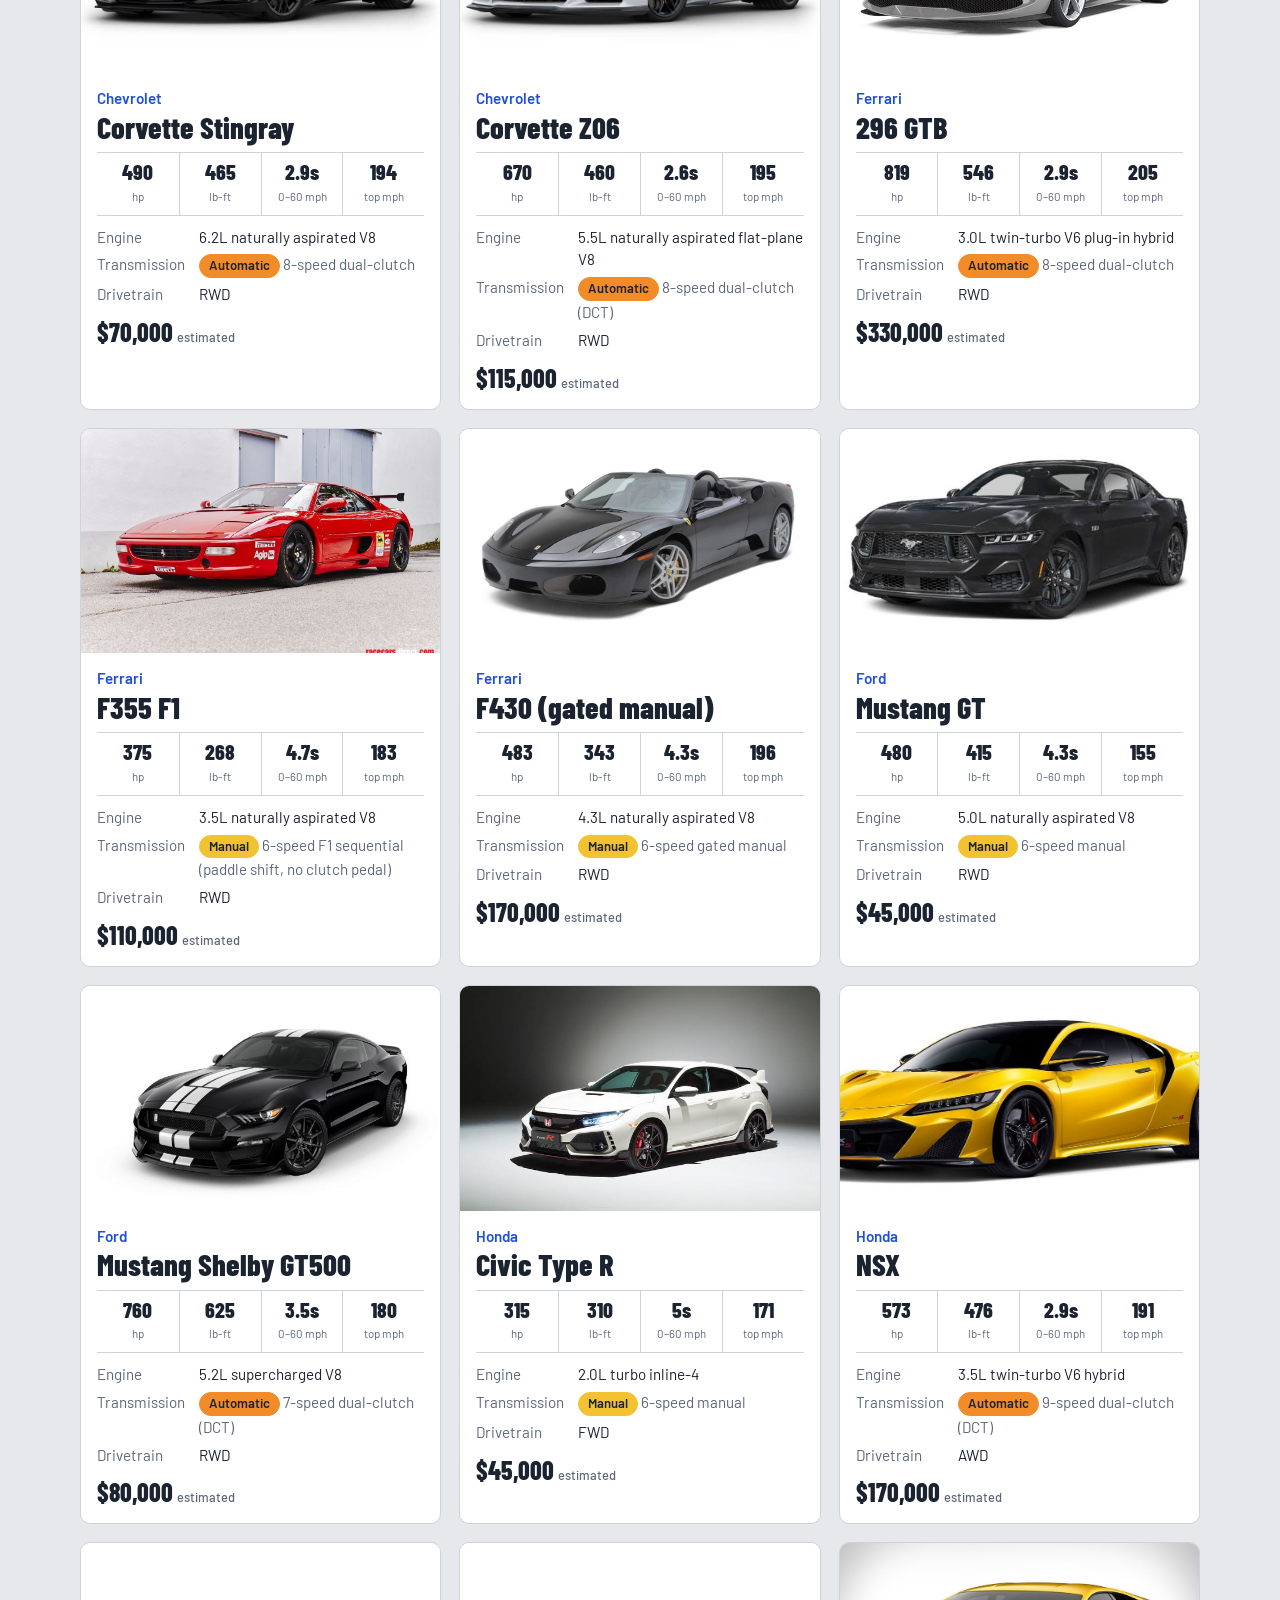
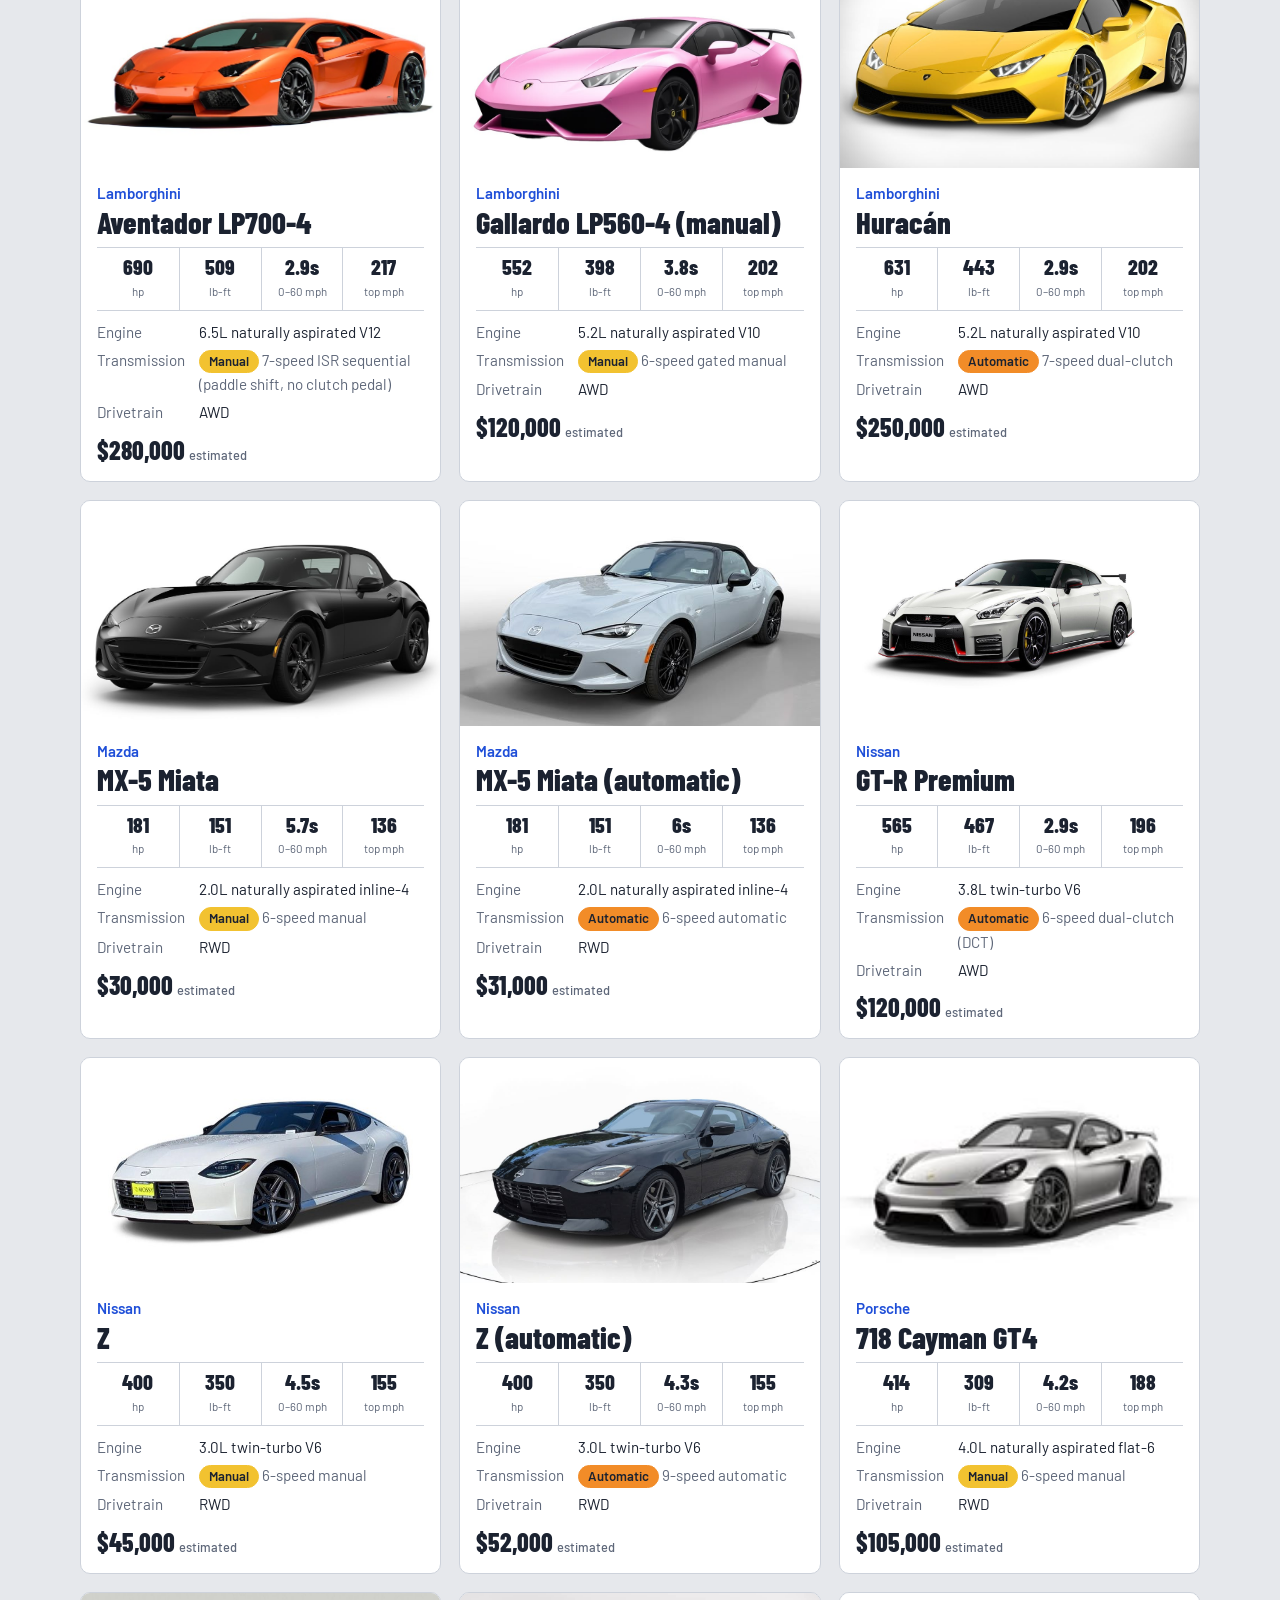
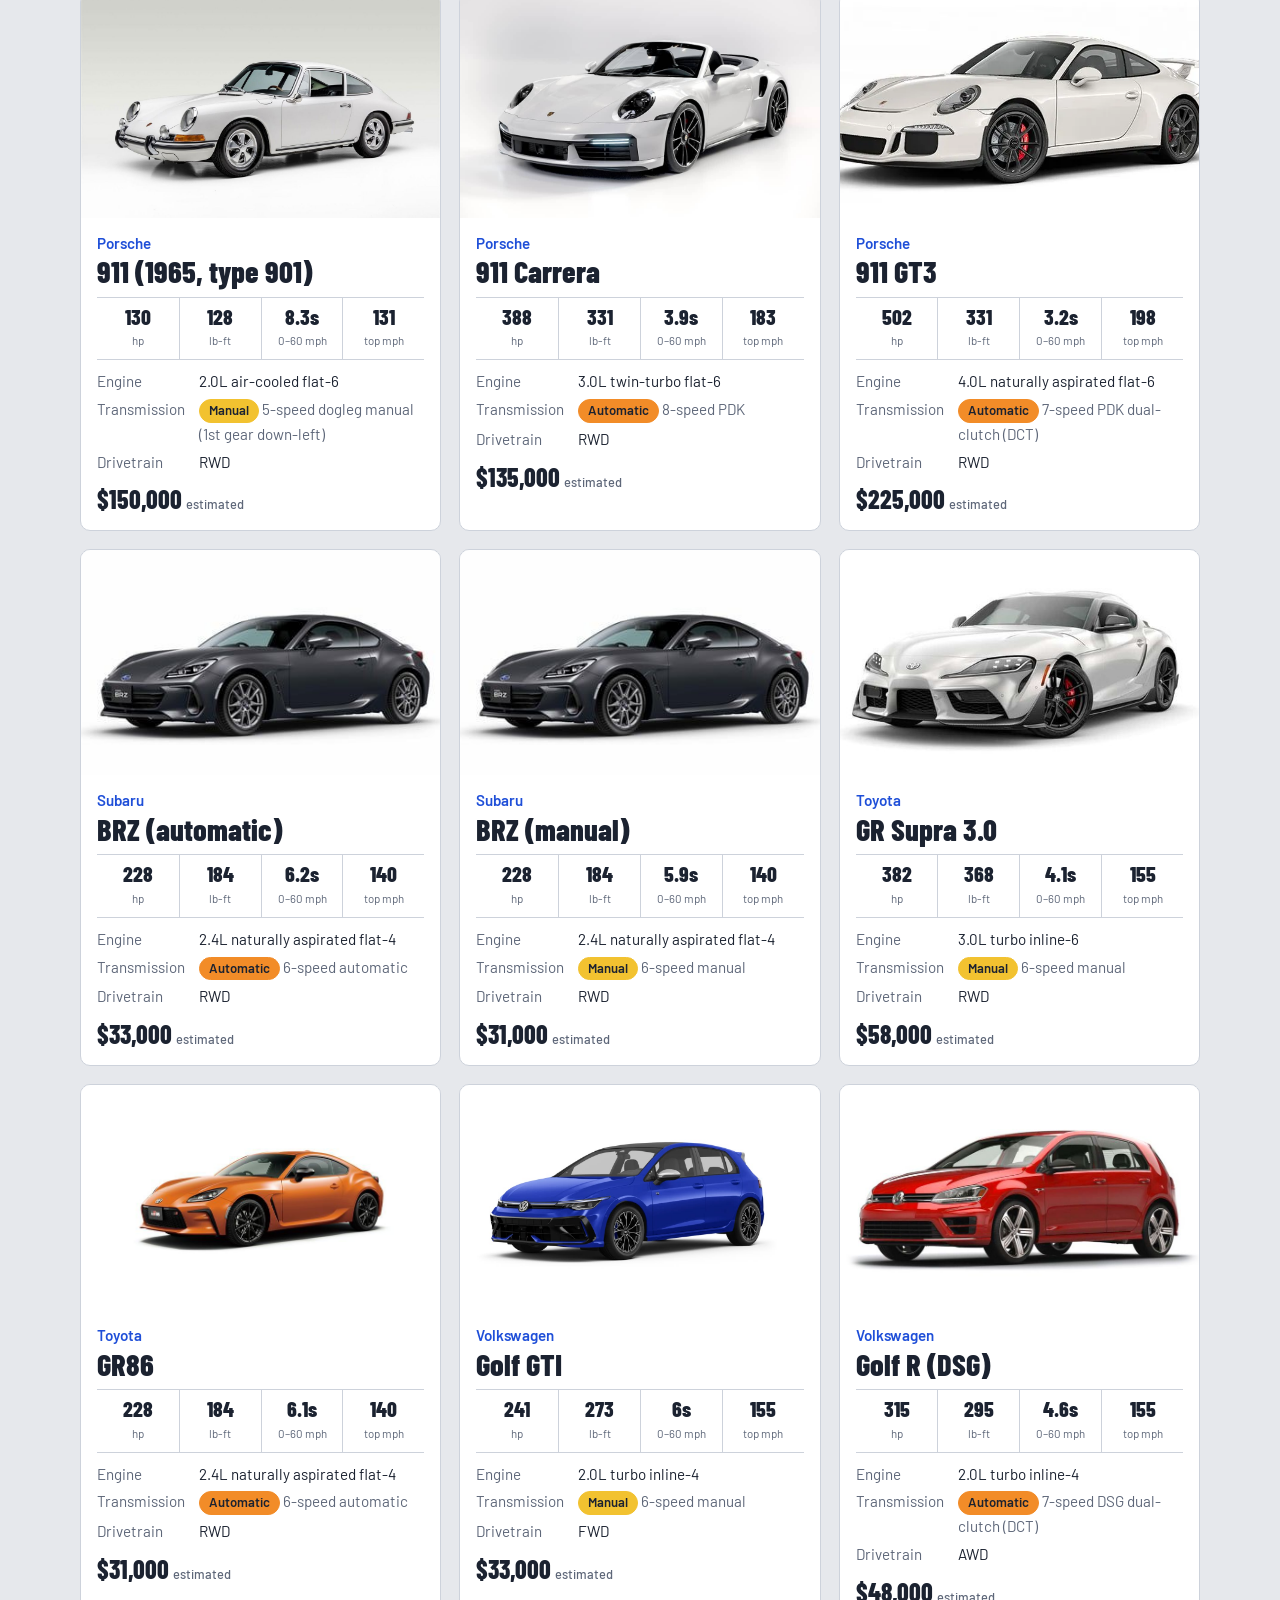
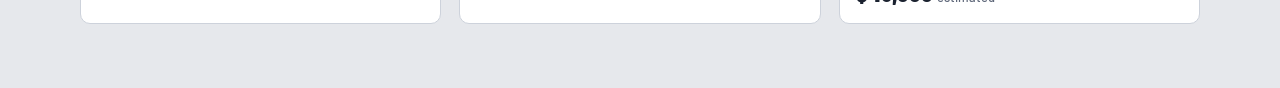
<file: json/index.html>
<!DOCTYPE html>
<html lang="en">
<head>
<meta charset="utf-8">
<meta name="viewport" content="width=device-width, initial-scale=1, viewport-fit=cover">
<title>Sports Car Garage</title>
<link href="https://fonts.googleapis.com/css2?family=Barlow+Condensed:wght@600;700;800&family=Barlow:wght@400;500;600&display=swap" rel="stylesheet">
<link rel="stylesheet" href="styles.css">
</head>
<body>
<div class="wrap">
  <h1>Sports Car Garage</h1>
  <p class="lede">Every car is a card built from a JSON record: brand, engine, transmission and estimated price. Add a photo to a card by editing its "image" path in index.html.</p>

  <div class="bar">
    <input type="search" id="q" placeholder="Search brand, model, engine or gearbox" aria-label="Search cars">
    <select id="brand" aria-label="Filter by brand"><option value="">All brands</option></select>
    <select id="trans" aria-label="Filter by transmission"><option value="">Any transmission</option><option value="manual">Manual</option><option value="automatic">Automatic</option></select>
    <select id="sort" aria-label="Sort cars"><option value="brand">Sort by brand</option><option value="priceAsc">Price, low to high</option><option value="priceDesc">Price, high to low</option></select>
  </div>
  <p class="count" id="count" aria-live="polite"></p>
  <div class="grid" id="grid"></div>
</div>

<script id="car-data" type="application/json">
[
 {"id":"porsche-911","brand":"Porsche","model":"911 Carrera","engine":"3.0L twin-turbo flat-6","transmission":"automatic","gearbox":"8-speed PDK","price":135000,"image":"cars/porsche911.png","hp":388,"torque":331,"zeroToSixty":3.9,"topSpeed":183,"drivetrain":"RWD"},
 {"id":"corvette","brand":"Chevrolet","model":"Corvette Stingray","engine":"6.2L naturally aspirated V8","transmission":"automatic","gearbox":"8-speed dual-clutch","price":70000,"image":"cars/stingray.png","hp":490,"torque":465,"zeroToSixty":2.9,"topSpeed":194,"drivetrain":"RWD"},
 {"id":"supra","brand":"Toyota","model":"GR Supra 3.0","engine":"3.0L turbo inline-6","transmission":"manual","gearbox":"6-speed manual","price":58000,"image":"cars/supra3.png","hp":382,"torque":368,"zeroToSixty":4.1,"topSpeed":155,"drivetrain":"RWD"},
 {"id":"nissan-z","brand":"Nissan","model":"Z","engine":"3.0L twin-turbo V6","transmission":"manual","gearbox":"6-speed manual","price":45000,"image":"cars/nissanz.png","hp":400,"torque":350,"zeroToSixty":4.5,"topSpeed":155,"drivetrain":"RWD"},
 {"id":"mustang","brand":"Ford","model":"Mustang GT","engine":"5.0L naturally aspirated V8","transmission":"manual","gearbox":"6-speed manual","price":45000,"image":"cars/fordmustang.png","hp":480,"torque":415,"zeroToSixty":4.3,"topSpeed":155,"drivetrain":"RWD"},
 {"id":"mx5","brand":"Mazda","model":"MX-5 Miata","engine":"2.0L naturally aspirated inline-4","transmission":"manual","gearbox":"6-speed manual","price":30000,"image":"cars/miata.png","hp":181,"torque":151,"zeroToSixty":5.7,"topSpeed":136,"drivetrain":"RWD"},
 {"id":"ferrari-296","brand":"Ferrari","model":"296 GTB","engine":"3.0L twin-turbo V6 plug-in hybrid","transmission":"automatic","gearbox":"8-speed dual-clutch","price":330000,"image":"cars/ferrari296.png","hp":819,"torque":546,"zeroToSixty":2.9,"topSpeed":205,"drivetrain":"RWD"},
 {"id":"huracan","brand":"Lamborghini","model":"Huracán","engine":"5.2L naturally aspirated V10","transmission":"automatic","gearbox":"7-speed dual-clutch","price":250000,"image":"cars/hurucan.png","hp":631,"torque":443,"zeroToSixty":2.9,"topSpeed":202,"drivetrain":"AWD"},
 {"id":"cayman-gt4","brand":"Porsche","model":"718 Cayman GT4","engine":"4.0L naturally aspirated flat-6","transmission":"manual","gearbox":"6-speed manual","price":105000,"image":"cars/cayman.png","hp":414,"torque":309,"zeroToSixty":4.2,"topSpeed":188,"drivetrain":"RWD"},
 {"id":"porsche-gt3","brand":"Porsche","model":"911 GT3","engine":"4.0L naturally aspirated flat-6","transmission":"automatic","gearbox":"7-speed PDK dual-clutch (DCT)","price":225000,"image":"cars/porsche911gt3.png","hp":502,"torque":331,"zeroToSixty":3.2,"topSpeed":198,"drivetrain":"RWD"},
 {"id":"porsche-901","brand":"Porsche","model":"911 (1965, type 901)","engine":"2.0L air-cooled flat-6","transmission":"manual","gearbox":"5-speed dogleg manual (1st gear down-left)","price":150000,"image":"cars/porsche901.png","hp":130,"torque":128,"zeroToSixty":8.3,"topSpeed":131,"drivetrain":"RWD"},
 {"id":"camaro-ss","brand":"Chevrolet","model":"Camaro SS","engine":"6.2L naturally aspirated V8","transmission":"manual","gearbox":"6-speed manual","price":44000,"image":"cars/camaross.png","hp":455,"torque":455,"zeroToSixty":4.1,"topSpeed":165,"drivetrain":"RWD"},
 {"id":"corvette-z06","brand":"Chevrolet","model":"Corvette Z06","engine":"5.5L naturally aspirated flat-plane V8","transmission":"automatic","gearbox":"8-speed dual-clutch (DCT)","price":115000,"image":"cars/corvettez06.png","hp":670,"torque":460,"zeroToSixty":2.6,"topSpeed":195,"drivetrain":"RWD"},
 {"id":"gr86","brand":"Toyota","model":"GR86","engine":"2.4L naturally aspirated flat-4","transmission":"automatic","gearbox":"6-speed automatic","price":31000,"image":"cars/gr86.png","hp":228,"torque":184,"zeroToSixty":6.1,"topSpeed":140,"drivetrain":"RWD"},
 {"id":"nissan-z-auto","brand":"Nissan","model":"Z (automatic)","engine":"3.0L twin-turbo V6","transmission":"automatic","gearbox":"9-speed automatic","price":52000,"image":"cars/nissanzauto.png","hp":400,"torque":350,"zeroToSixty":4.3,"topSpeed":155,"drivetrain":"RWD"},
 {"id":"gtr","brand":"Nissan","model":"GT-R Premium","engine":"3.8L twin-turbo V6","transmission":"automatic","gearbox":"6-speed dual-clutch (DCT)","price":120000,"image":"cars/gtr.png","hp":565,"torque":467,"zeroToSixty":2.9,"topSpeed":196,"drivetrain":"AWD"},
 {"id":"gt500","brand":"Ford","model":"Mustang Shelby GT500","engine":"5.2L supercharged V8","transmission":"automatic","gearbox":"7-speed dual-clutch (DCT)","price":80000,"image":"cars/gt500.png","hp":760,"torque":625,"zeroToSixty":3.5,"topSpeed":180,"drivetrain":"RWD"},
 {"id":"mx5-auto","brand":"Mazda","model":"MX-5 Miata (automatic)","engine":"2.0L naturally aspirated inline-4","transmission":"automatic","gearbox":"6-speed automatic","price":31000,"image":"cars/miataauto.png","hp":181,"torque":151,"zeroToSixty":6.0,"topSpeed":136,"drivetrain":"RWD"},
 {"id":"ferrari-f430","brand":"Ferrari","model":"F430 (gated manual)","engine":"4.3L naturally aspirated V8","transmission":"manual","gearbox":"6-speed gated manual","price":170000,"image":"cars/f430.png","hp":483,"torque":343,"zeroToSixty":4.3,"topSpeed":196,"drivetrain":"RWD"},
 {"id":"ferrari-f355","brand":"Ferrari","model":"F355 F1","engine":"3.5L naturally aspirated V8","transmission":"manual","gearbox":"6-speed F1 sequential (paddle shift, no clutch pedal)","price":110000,"image":"cars/f355.png","hp":375,"torque":268,"zeroToSixty":4.7,"topSpeed":183,"drivetrain":"RWD"},
 {"id":"gallardo","brand":"Lamborghini","model":"Gallardo LP560-4 (manual)","engine":"5.2L naturally aspirated V10","transmission":"manual","gearbox":"6-speed gated manual","price":120000,"image":"cars/gallardo.png","hp":552,"torque":398,"zeroToSixty":3.8,"topSpeed":202,"drivetrain":"AWD"},
 {"id":"aventador","brand":"Lamborghini","model":"Aventador LP700-4","engine":"6.5L naturally aspirated V12","transmission":"manual","gearbox":"7-speed ISR sequential (paddle shift, no clutch pedal)","price":280000,"image":"cars/aventador.png","hp":690,"torque":509,"zeroToSixty":2.9,"topSpeed":217,"drivetrain":"AWD"},
 {"id":"bmw-m2","brand":"BMW","model":"M2","engine":"3.0L twin-turbo inline-6","transmission":"manual","gearbox":"6-speed manual","price":64000,"image":"cars/m2.png","hp":453,"torque":406,"zeroToSixty":4.1,"topSpeed":155,"drivetrain":"RWD"},
 {"id":"bmw-m4","brand":"BMW","model":"M4 Competition","engine":"3.0L twin-turbo inline-6","transmission":"automatic","gearbox":"8-speed M Steptronic automatic","price":85000,"image":"cars/m4.png","hp":503,"torque":479,"zeroToSixty":3.4,"topSpeed":155,"drivetrain":"RWD"},
 {"id":"bmw-m3-e46","brand":"BMW","model":"M3 (E46, SMG)","engine":"3.2L naturally aspirated inline-6","transmission":"manual","gearbox":"6-speed SMG II sequential (paddle shift, no clutch pedal)","price":35000,"image":"cars/m3e46.png","hp":333,"torque":262,"zeroToSixty":5.0,"topSpeed":155,"drivetrain":"RWD"},
 {"id":"golf-gti","brand":"Volkswagen","model":"Golf GTI","engine":"2.0L turbo inline-4","transmission":"manual","gearbox":"6-speed manual","price":33000,"image":"cars/gti.png","hp":241,"torque":273,"zeroToSixty":6.0,"topSpeed":155,"drivetrain":"FWD"},
 {"id":"golf-r","brand":"Volkswagen","model":"Golf R (DSG)","engine":"2.0L turbo inline-4","transmission":"automatic","gearbox":"7-speed DSG dual-clutch (DCT)","price":48000,"image":"cars/golfr.png","hp":315,"torque":295,"zeroToSixty":4.6,"topSpeed":155,"drivetrain":"AWD"},
 {"id":"civic-type-r","brand":"Honda","model":"Civic Type R","engine":"2.0L turbo inline-4","transmission":"manual","gearbox":"6-speed manual","price":45000,"image":"cars/civictyper.png","hp":315,"torque":310,"zeroToSixty":5.0,"topSpeed":171,"drivetrain":"FWD"},
 {"id":"nsx","brand":"Honda","model":"NSX","engine":"3.5L twin-turbo V6 hybrid","transmission":"automatic","gearbox":"9-speed dual-clutch (DCT)","price":170000,"image":"cars/nsx.png","hp":573,"torque":476,"zeroToSixty":2.9,"topSpeed":191,"drivetrain":"AWD"},
 {"id":"brz-manual","brand":"Subaru","model":"BRZ (manual)","engine":"2.4L naturally aspirated flat-4","transmission":"manual","gearbox":"6-speed manual","price":31000,"image":"cars/brzmanual.png","hp":228,"torque":184,"zeroToSixty":5.9,"topSpeed":140,"drivetrain":"RWD"},
 {"id":"brz-auto","brand":"Subaru","model":"BRZ (automatic)","engine":"2.4L naturally aspirated flat-4","transmission":"automatic","gearbox":"6-speed automatic","price":33000,"image":"cars/brzauto.png","hp":228,"torque":184,"zeroToSixty":6.2,"topSpeed":140,"drivetrain":"RWD"},
 {"id":"r8-v8","brand":"Audi","model":"R8 V8 (manual)","engine":"4.2L naturally aspirated V8","transmission":"manual","gearbox":"6-speed open-gate manual","price":65000,"image":"cars/r8v8.png","hp":414,"torque":317,"zeroToSixty":4.5,"topSpeed":187,"drivetrain":"AWD"},
 {"id":"r8-v10","brand":"Audi","model":"R8 V10 Performance","engine":"5.2L naturally aspirated V10","transmission":"automatic","gearbox":"7-speed S tronic dual-clutch (DCT)","price":190000,"image":"cars/audi.png","hp":602,"torque":413,"zeroToSixty":3.1,"topSpeed":205,"drivetrain":"AWD"}
]
</script>

<script src="script.js"></script>
</body>
</html>
</file>
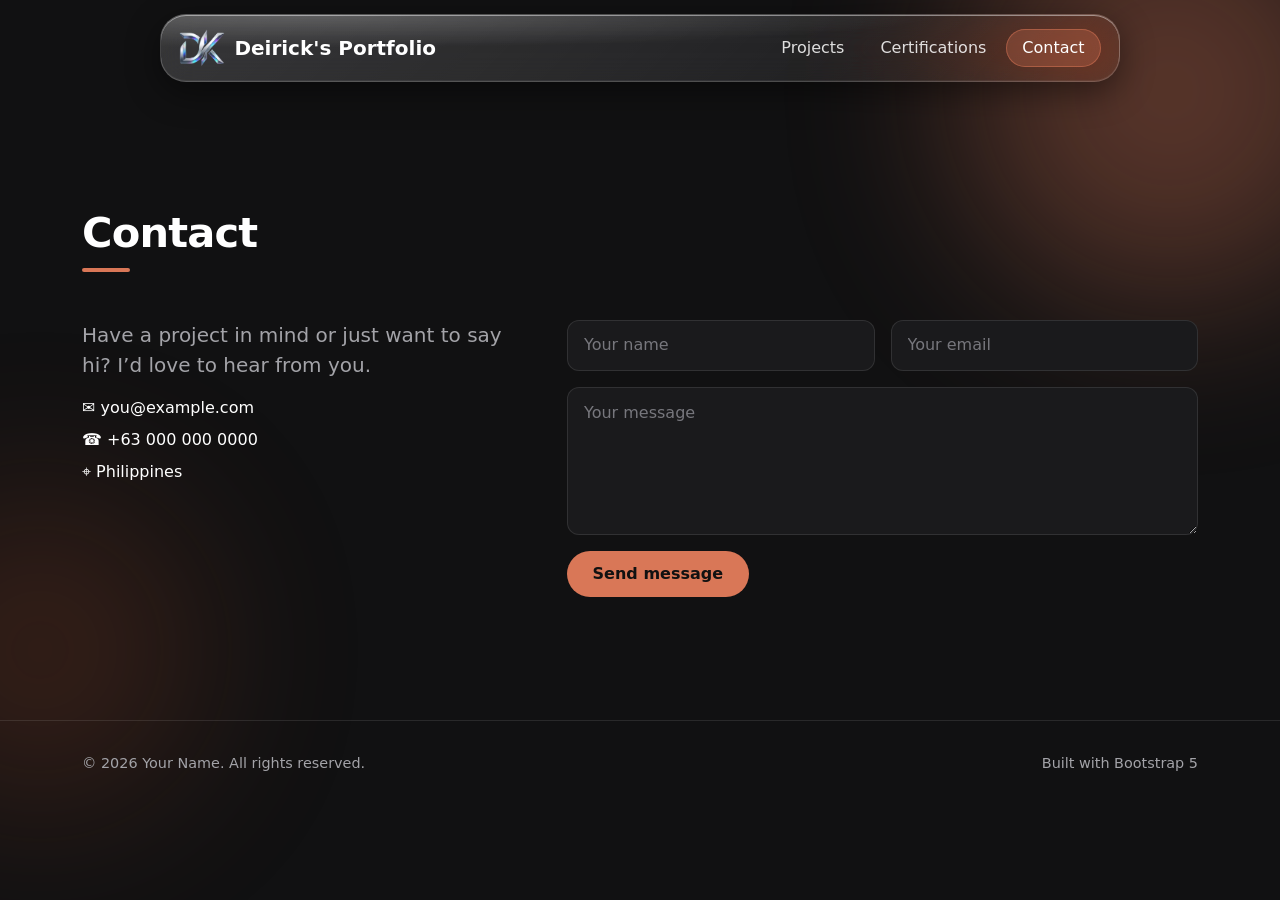
<file: contacts.html>
<!DOCTYPE html>
<html lang="en" data-bs-theme="dark">
<head>
<meta charset="utf-8">
<meta name="viewport" content="width=device-width, initial-scale=1, viewport-fit=cover">
<title>Contact — Deirick's Portfolio</title>
<link href="https://cdn.jsdelivr.net/npm/bootstrap@5.3.3/dist/css/bootstrap.min.css" rel="stylesheet">
<link href="main.css" rel="stylesheet">
<link href="contacts.css" rel="stylesheet">
</head>
<body data-page="contacts">
<div class="glow a"></div><div class="glow b"></div>

<nav class="navbar navbar-expand-md glass-nav">
  <div class="container-fluid px-1">
    <div class="navbar-brand">
      <img src="logo.png" alt="Logo" class="site-logo" onerror="this.classList.add('missing')">
      <a href="index.html" class="text-white text-decoration-none">Deirick's Portfolio</a>
    </div>
    <button class="navbar-toggler" type="button" data-bs-toggle="collapse" data-bs-target="#nav" aria-label="Toggle navigation"><span class="navbar-toggler-icon"></span></button>
    <div class="collapse navbar-collapse" id="nav">
      <ul class="navbar-nav ms-auto gap-md-1 pt-2 pt-md-0">
        <li class="nav-item"><a class="nav-link" data-page="projects" href="projects.html">Projects</a></li>
        <li class="nav-item"><a class="nav-link" data-page="certifications" href="index.html#certifications">Certifications</a></li>
        <li class="nav-item"><a class="nav-link" data-page="contacts" href="contacts.html">Contact</a></li>
      </ul>
    </div>
  </div>
</nav>

<main>
<div class="subpage"><section class="block">
    <div class="container">
      <h2 class="section-title mb-5">Contact</h2>
      <div class="row g-5">
        <div class="col-lg-5">
          <p class="lead">Have a project in mind or just want to say hi? I’d love to hear from you.</p>
          <p class="mb-2">✉ <a class="contact-link" href="mailto:you@example.com">you@example.com</a></p>
          <p class="mb-2">☎ <a class="contact-link" href="tel:+630000000000">+63 000 000 0000</a></p>
          <p>⌖ Philippines</p>
        </div>
        <div class="col-lg-7">
          <form id="contactForm" class="row g-3" novalidate>
            <div class="col-md-6"><input class="form-control" id="cn" placeholder="Your name" required></div>
            <div class="col-md-6"><input class="form-control" id="ce" type="email" placeholder="Your email" required></div>
            <div class="col-12"><textarea class="form-control" id="cm" rows="5" placeholder="Your message" required></textarea></div>
            <div class="col-12 d-flex align-items-center gap-3"><button type="submit" class="btn btn-orange">Send message</button><span id="formStatus" role="status"></span></div>
          </form>
        </div>
      </div>
    </div>
  </section></div>
</main>

<footer><div class="container d-flex justify-content-between flex-wrap gap-2"><span>© <span id="yr"></span> Your Name. All rights reserved.</span><span>Built with Bootstrap 5</span></div></footer>

<script src="https://cdn.jsdelivr.net/npm/bootstrap@5.3.3/dist/js/bootstrap.bundle.min.js"></script>
<script src="main.js"></script>
<script src="contacts.js"></script>
</body>
</html>
</file>
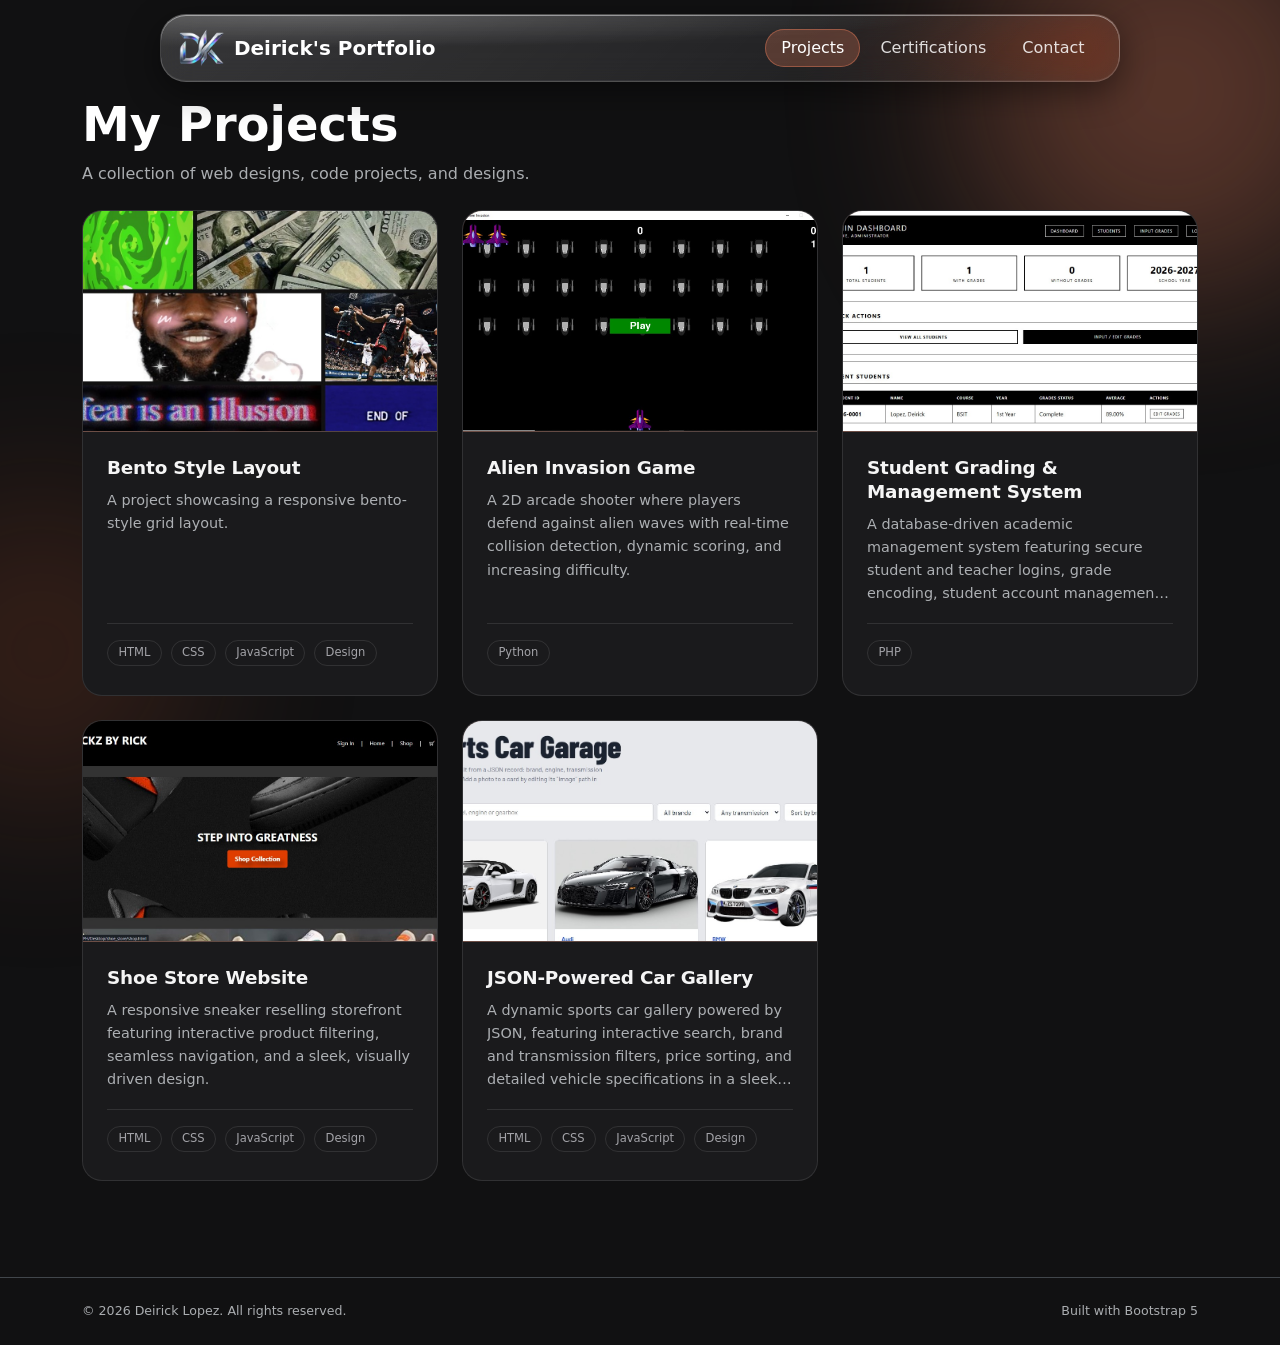
<file: projects.html>
<!DOCTYPE html>
<html lang="en" data-bs-theme="dark">

<head>
  <meta charset="utf-8">
  <meta name="viewport" content="width=device-width, initial-scale=1, viewport-fit=cover">
  <title>Projects — Deirick Lopez</title>
  <link href="https://cdn.jsdelivr.net/npm/bootstrap@5.3.3/dist/css/bootstrap.min.css" rel="stylesheet">
  <link href="main.css" rel="stylesheet">
  <link href="projects.css" rel="stylesheet">
</head>

<body data-page="projects">
  <div class="glow a"></div>
  <div class="glow b"></div>

  <!-- Navbar -->
  <nav class="navbar navbar-expand-md glass-nav">
    <div class="container-fluid px-1">
      <div class="navbar-brand">
        <img src="logo.png" alt="Logo" class="site-logo">
        <a href="index.html" class="text-white text-decoration-none">Deirick's Portfolio</a>
      </div>

      <button class="navbar-toggler" type="button" data-bs-toggle="collapse" data-bs-target="#nav" aria-label="Toggle navigation">
        <span class="navbar-toggler-icon"></span>
      </button>

      <div class="collapse navbar-collapse" id="nav">
        <ul class="navbar-nav ms-auto gap-md-1 pt-2 pt-md-0">
          <li class="nav-item"><a class="nav-link" data-page="projects" href="projects.html">Projects</a></li>
          <li class="nav-item"><a class="nav-link" data-page="certifications" href="index.html#certifications">Certifications</a></li>
          <li class="nav-item"><a class="nav-link" data-page="contacts" href="contacts.html">Contact</a></li>
        </ul>
      </div>
    </div>
  </nav>

  <!-- Main Content Wrapper -->
  <main class="container py-5 my-5">
    <div class="mb-4 text-center text-md-start">
      <h1 class="fw-bold display-5">My Projects</h1>
      <p class="text-muted">A collection of web designs, code projects, and designs.</p>
    </div>

    <!-- Projects Grid -->
    <div class="row g-4 align-items-stretch">

      <!-- Bento Layout Project -->
      <div class="col-md-6 col-lg-4 project-col" data-cat="web design">
        <div class="card-x h-100 d-flex flex-column" onclick="location.href='bento_layout.html'" style="cursor: pointer;">
          <div class="thumb">
            <img src="gallery/bento.jpg" alt="Bento Layout Preview" class="img-fluid">
          </div>
          <div class="p-4 d-flex flex-column flex-grow-1">
            <h5 class="fw-bold" style="color: whitesmoke;">Bento Style Layout</h5>
            <p class="lead small text-muted">A project showcasing a responsive bento-style grid layout.</p>
            <div class="mt-auto pt-3 d-flex flex-wrap gap-1">
              <span class="tag">HTML</span>
              <span class="tag">CSS</span>
              <span class="tag">JavaScript</span>
              <span class="tag">Design</span>
            </div>
          </div>
        </div>
      </div>

      <!-- Alien Invasion Game -->
      <div class="col-md-6 col-lg-4 project-col" data-cat="web design">
        <div class="card-x h-100 d-flex flex-column" onclick="location.href=''" style="cursor: pointer;">
          <div class="thumb">
            <img src="gallery/alien.png.jpg" alt="Alien Invasion Game Preview" class="img-fluid">
          </div>
          <div class="p-4 d-flex flex-column flex-grow-1">
            <h5 class="fw-bold" style="color: whitesmoke;">Alien Invasion Game</h5>
            <p class="lead small text-muted">A 2D arcade shooter where players defend against alien waves with real-time collision detection, dynamic scoring, and increasing difficulty.</p>
            <div class="mt-auto pt-3 d-flex flex-wrap gap-1">
              <span class="tag">Python</span>
            </div>
          </div>
        </div>
      </div>

      <!-- Student Grading & Management System -->
      <div class="col-md-6 col-lg-4 project-col" data-cat="web design">
        <div class="card-x h-100 d-flex flex-column" onclick="location.href=''" style="cursor: pointer;">
          <div class="thumb">
            <img src="gallery/grading.png.jpg" alt="Student Grading &amp; Management System Preview" class="img-fluid">
          </div>
          <div class="p-4 d-flex flex-column flex-grow-1">
            <h5 class="fw-bold" style="color: whitesmoke;">Student Grading &amp; Management System</h5>
            <p class="lead small text-muted">A database-driven academic management system featuring secure student and teacher logins, grade encoding, student account management, grade viewing, and printable academic records.</p>
            <div class="mt-auto pt-3 d-flex flex-wrap gap-1">
              <span class="tag">PHP</span>
            </div>
          </div>
        </div>
      </div>

      <!-- Shoe Store Website -->
      <div class="col-md-6 col-lg-4 project-col" data-cat="web design">
        <div class="card-x h-100 d-flex flex-column" onclick="location.href=''" style="cursor: pointer;">
          <div class="thumb">
            <img src="gallery/shoestore.png.jpg" alt="Shoe Store Website Preview" class="img-fluid">
          </div>
          <div class="p-4 d-flex flex-column flex-grow-1">
            <h5 class="fw-bold" style="color: whitesmoke;">Shoe Store Website</h5>
            <p class="lead small text-muted">A responsive sneaker reselling storefront featuring interactive product filtering, seamless navigation, and a sleek, visually driven design.</p>
            <div class="mt-auto pt-3 d-flex flex-wrap gap-1">
              <span class="tag">HTML</span>
              <span class="tag">CSS</span>
              <span class="tag">JavaScript</span>
              <span class="tag">Design</span>
            </div>
          </div>
        </div>
      </div>

     <!-- Car json -->
      <div class="col-md-6 col-lg-4 project-col" data-cat="web design">
        <div class="card-x h-100 d-flex flex-column" onclick="location.href=''" style="cursor: pointer;">
          <div class="thumb">
            <img src="gallery/webdevproj2.png.jpg" alt="Bento Layout Preview" class="img-fluid">
          </div>
          <div class="p-4 d-flex flex-column flex-grow-1">
            <h5 class="fw-bold" style="color: whitesmoke;">JSON-Powered Car Gallery</h5>
            <p class="lead small text-muted">A dynamic sports car gallery powered by JSON, featuring interactive search, brand and transmission filters, price sorting, and detailed vehicle specifications in a sleek, responsive interface.</p>
            <div class="mt-auto pt-3 d-flex flex-wrap gap-1">
              <span class="tag">HTML</span>
              <span class="tag">CSS</span>
              <span class="tag">JavaScript</span>
              <span class="tag">Design</span>
            </div>
          </div>
        </div>
      </div>

    </div>
  </main>

  <!-- Footer -->
  <footer class="py-4 border-top border-secondary-subtle">
    <div class="container d-flex justify-content-between align-items-center flex-wrap gap-2 text-muted small">
      <span>© <span id="yr"></span> Deirick Lopez. All rights reserved.</span>
      <span>Built with Bootstrap 5</span>
    </div>
  </footer>

  <script src="https://cdn.jsdelivr.net/npm/bootstrap@5.3.3/dist/js/bootstrap.bundle.min.js"></script>
  <script src="main.js"></script>
  <script src="projects.js"></script>
</body>

</html>
</file>
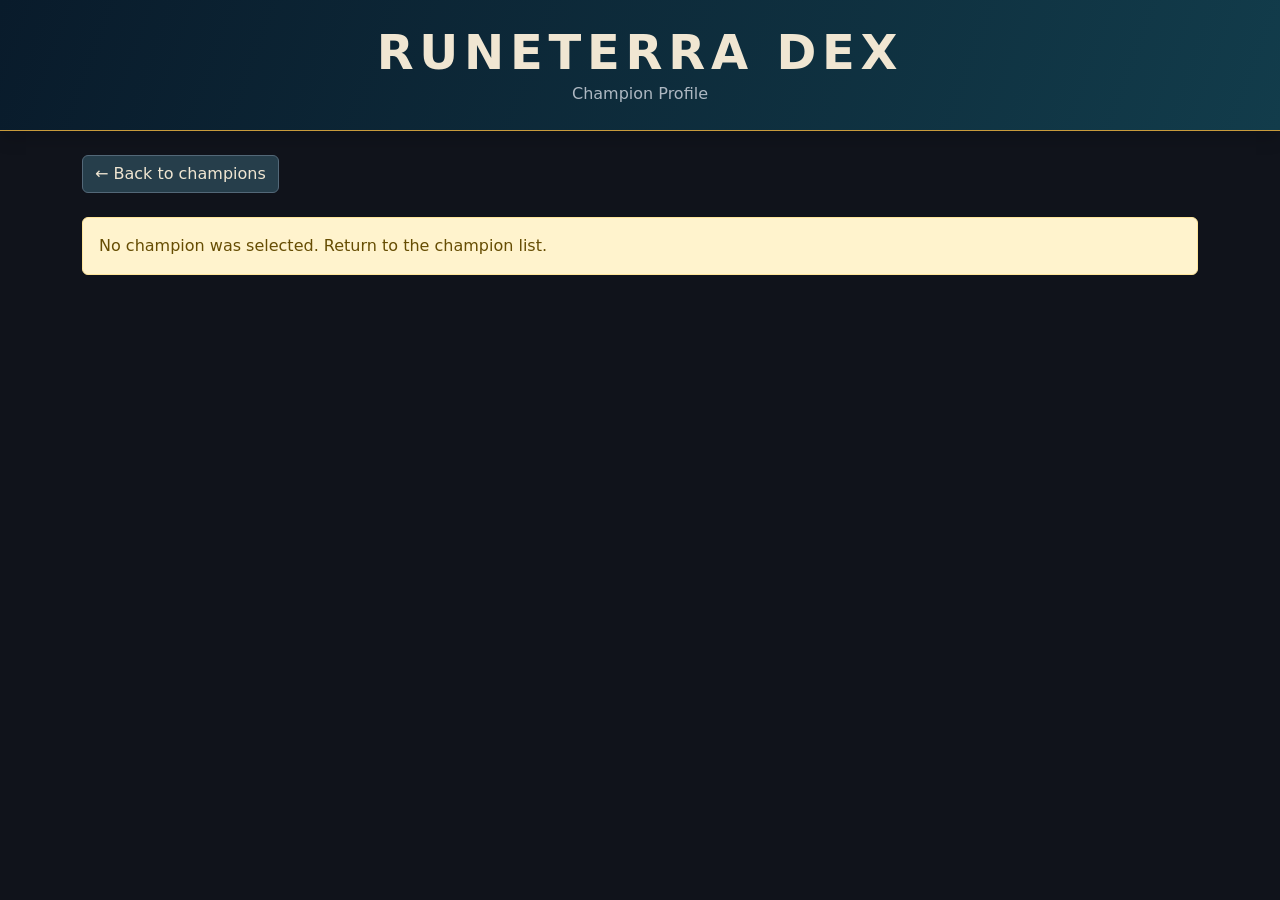
<file: json api/view.html>
<!doctype html>
<html lang="en">
<head>
  <meta charset="utf-8">
  <meta name="viewport" content="width=device-width, initial-scale=1">
  <title>Champion Details | Runeterra Dex</title>
  <link href="https://cdn.jsdelivr.net/npm/bootstrap@5.3.8/dist/css/bootstrap.min.css" rel="stylesheet">
  <style>
    body { background: #10131b; color: #f4f5f7; }
    .topbar { background: linear-gradient(110deg, #091b2b, #123c4b); border-bottom: 1px solid #c89b3c; }
    .brand { color: #f0e6d2; letter-spacing: .12em; font-weight: 800; }
    .detail-card { background: #19222d; border: 1px solid #344454; }
    .muted { color: #aeb8c2; }
    .gold { color: #d8b65c; }
    .champion-splash { width: 100%; max-height: 560px; object-fit: cover; object-position: top; }
    .spell-icon { width: 64px; height: 64px; border: 2px solid #9b762d; }
    .stat { background: #111a23; border: 1px solid #344454; border-radius: .5rem; padding: .8rem; }
    .ability-row { background: #111a23; border: 1px solid #344454; border-radius: .75rem; padding: 1rem; }
    .btn-back { background: #263e4b; color: #f0e6d2; border: 1px solid #536878; }
    .btn-back:hover { background: #345466; color: white; }
  </style>
</head>
<body>
  <header class="topbar shadow mb-4">
    <div class="container py-4 text-center">
      <div class="brand display-5">RUNETERRA DEX</div>
      <div class="muted">Champion Profile</div>
    </div>
  </header>

  <main class="container pb-5">
    <a href="index.html" class="btn btn-back mb-4">← Back to champions</a>

    <div id="championDetails">
      <div class="text-center py-5">
        <div class="spinner-border text-warning" role="status"></div>
        <p class="muted mt-3">Loading champion profile...</p>
      </div>
    </div>
  </main>

  <script>
    const params = new URLSearchParams(window.location.search);
    const championId = params.get("id");
    const detailsContainer = document.getElementById("championDetails");

    async function loadChampionDetails() {
      if (!championId) {
        detailsContainer.innerHTML = `<div class="alert alert-warning">No champion was selected. Return to the champion list.</div>`;
        return;
      }

      try {
        // Use the same latest patch version as the champion list.
        const versionsResponse = await fetch("https://ddragon.leagueoflegends.com/api/versions.json");
        const versions = await versionsResponse.json();
        const version = versions[0];

        // Individual champion endpoint uses the champion's ID in the URL.
        const response = await fetch(
          `https://ddragon.leagueoflegends.com/cdn/${version}/data/en_US/champion/${encodeURIComponent(championId)}.json`
        );
        if (!response.ok) throw new Error("Champion profile not found.");
        const result = await response.json();
        const champion = result.data[championId];

        const splashUrl = `https://ddragon.leagueoflegends.com/cdn/img/champion/splash/${champion.id}_0.jpg`;
        const tags = champion.tags.map(tag => `<span class="badge text-bg-secondary me-1">${tag}</span>`).join("");
        const stats = Object.entries(champion.stats).map(([name, value]) => `
          <div class="col-6 col-md-3">
            <div class="stat">
              <div class="muted small">${name.replace(/([A-Z])/g, " $1")}</div>
              <div class="gold fw-bold">${value}</div>
            </div>
          </div>
        `).join("");

        const passive = `
          <div class="ability-row d-flex gap-3 align-items-start mb-3">
            <img class="spell-icon rounded" src="https://ddragon.leagueoflegends.com/cdn/${version}/img/passive/${champion.passive.image.full}" alt="Passive icon">
            <div><h5 class="gold">${champion.passive.name} <small class="muted">(Passive)</small></h5>
              <p class="muted mb-0">${champion.passive.description}</p></div>
          </div>`;

        const spells = champion.spells.map((spell, index) => `
          <div class="ability-row d-flex gap-3 align-items-start mb-3">
            <img class="spell-icon rounded" src="https://ddragon.leagueoflegends.com/cdn/${version}/img/spell/${spell.image.full}" alt="${spell.name} icon">
            <div>
              <h5 class="gold">${spell.name} <small class="muted">(${["Q", "W", "E", "R"][index]})</small></h5>
              <p class="muted mb-0">${spell.description}</p>
            </div>
          </div>
        `).join("");

        const skins = champion.skins.map(skin => `
          <div class="col-6 col-md-4 col-lg-3">
            <div class="card detail-card h-100">
              <img class="card-img-top" loading="lazy"
                src="https://ddragon.leagueoflegends.com/cdn/img/champion/splash/${champion.id}_${skin.num}.jpg"
                alt="${skin.name === "default" ? champion.name : skin.name}">
              <div class="card-body"><p class="mb-0 small">${skin.name === "default" ? "Classic" : skin.name}</p></div>
            </div>
          </div>
        `).join("");

        detailsContainer.innerHTML = `
          <section class="card detail-card overflow-hidden mb-4">
            <img class="champion-splash" src="${splashUrl}" alt="${champion.name} splash art">
            <div class="card-body p-4 p-lg-5">
              <p class="gold text-uppercase small fw-bold mb-2">${champion.title}</p>
              <h1 class="display-4 fw-bold">${champion.name}</h1>
              <div class="mb-3">${tags}</div>
              <p class="muted">${champion.lore}</p>
            </div>
          </section>

          <section class="detail-card rounded-3 p-4 mb-4">
            <h2 class="h3 gold mb-3">Champion Stats</h2>
            <div class="row g-3">${stats}</div>
          </section>

          <section class="detail-card rounded-3 p-4 mb-4">
            <h2 class="h3 gold mb-3">Abilities</h2>
            ${passive}
            ${spells}
          </section>

          <section class="detail-card rounded-3 p-4">
            <h2 class="h3 gold mb-3">Skins (${champion.skins.length})</h2>
            <div class="row g-3">${skins}</div>
          </section>
        `;

        document.title = `${champion.name} | Runeterra Dex`;
      } catch (error) {
        detailsContainer.innerHTML = `<div class="alert alert-danger">${error.message} Please return to the list and try again.</div>`;
      }
    }

    loadChampionDetails();
  </script>
</body>
</html>
</file>
<file: main.css>
/* Shared styles: theme, glass navbar, buttons, sections, home page */
:root {
  --bg: #111112;
  --surface: #1a1a1c;
  --orange: #D97757;
  --orange-2: #e8906f;
  --white: #fff;
  --muted: #a3a3a8;
  --line: rgba(255, 255, 255, .1);
  box-sizing: border-box;
  padding-bottom: env(safe-area-inset-bottom, 0px);
}

html {
  scroll-behavior: smooth;
  scroll-padding-top: 100px;
  color-scheme: dark;
}

body {
  background: var(--bg);
  color: var(--white);
  font-family: "Inter", system-ui, -apple-system, "Segoe UI", sans-serif;
  overflow-x: hidden;
}

body::before {
  content: "";
  position: fixed;
  inset: 0 0 auto;
  height: env(safe-area-inset-top, 0px);
  background: var(--bg);
  z-index: 1040;
}

/* ambient glow so the glass has something to refract */
.glow {
  position: fixed;
  border-radius: 50%;
  filter: blur(90px);
  opacity: .35;
  z-index: 0;
  pointer-events: none;
}

.glow.a {
  width: 420px;
  height: 420px;
  background: var(--orange);
  top: -120px;
  right: -100px;
}

.glow.b {
  width: 320px;
  height: 320px;
  background: #b9532f;
  bottom: 10%;
  left: -120px;
  opacity: .22;
}

main,
footer {
  position: relative;
  z-index: 1;
}


/* Liquid glass navbar */
.glass-nav {
  position: fixed;
  top: calc(14px + env(safe-area-inset-top, 0px));
  left: 50%;
  transform: translateX(-50%);
  width: min(960px, calc(100% - 24px));
  z-index: 1050;
  padding: .55rem .9rem;
  border-radius: 26px;
  background: linear-gradient(135deg, rgba(255, 255, 255, .16), rgba(255, 255, 255, .04));
  backdrop-filter: blur(18px) saturate(180%);
  -webkit-backdrop-filter: blur(18px) saturate(180%);
  border: 1px solid rgba(255, 255, 255, .18);
  box-shadow:
    inset 0 1px 0 rgba(255, 255, 255, .45),
    inset 0 -1px 0 rgba(255, 255, 255, .06),
    0 10px 34px rgba(0, 0, 0, .45);
}

.glass-nav::after {
  content: "";
  position: absolute;
  inset: 0;
  border-radius: inherit;
  pointer-events: none;
  background: radial-gradient(120% 90% at 15% 0%, rgba(255, 255, 255, .22), transparent 55%);
}

.glass-nav .navbar-brand {
  display: flex;
  align-items: center;
  gap: .6rem;
  font-weight: 700;
  color: var(--white);
  position: relative;
  z-index: 1;
}

.glass-nav .nav-link {
  color: rgba(255, 255, 255, .85);
  font-weight: 500;
  border-radius: 999px;
  padding: .45rem 1rem !important;
  position: relative;
  z-index: 1;
  transition: .2s;
}

.glass-nav .nav-link:hover,
.glass-nav .nav-link.active {
  background: rgba(217, 119, 87, .28);
  color: var(--white);
  box-shadow: inset 0 0 0 1px rgba(217, 119, 87, .5);
}

.glass-nav .navbar-toggler {
  border: 0;
  box-shadow: none;
  position: relative;
  z-index: 1;
}

.glass-nav .navbar-collapse {
  position: relative;
  z-index: 1;
}


/* Logo + photo slots (click to upload) */
.slot {
  cursor: pointer;
  display: flex;
  align-items: center;
  justify-content: center;
  overflow: hidden;
  position: relative;
  color: var(--muted);
  text-align: center;
  font-size: .7rem;
  line-height: 1.2;
}

.slot img {
  width: 100%;
  height: 100%;
  object-fit: cover;
  display: block;
}

.logo-slot {
  width: 38px;
  height: 38px;
  border-radius: 12px;
  border: 1.5px dashed rgba(255, 255, 255, .45);
  background: rgba(255, 255, 255, .06);
  font-size: .55rem;
}

.logo-slot.filled {
  border: 0;
  background: transparent;
}

.logo-slot img {
  object-fit: contain;
}

.photo-ring {
  padding: 8px;
  border-radius: 50%;
  background: conic-gradient(from 200deg, var(--orange), #fff3, var(--orange));
  width: min(300px, 72vw);
  aspect-ratio: 1;
  margin: auto;
}

.photo-slot {
  width: 100%;
  height: 100%;
  border-radius: 50%;
  background: var(--surface);
  border: 2px dashed rgba(255, 255, 255, .3);
  flex-direction: column;
  font-size: .85rem;
}

.photo-slot.filled {
  border: 0;
}

.slot:hover {
  border-color: var(--orange);
}


/* Sections */
.hero {
  min-height: 100vh;
  display: flex;
  align-items: center;
  padding: 7.5rem 0 4rem;
}

.eyebrow {
  color: var(--orange);
  font-weight: 600;
  letter-spacing: .14em;
  text-transform: uppercase;
  font-size: .8rem;
}

.hero h1 {
  font-size: clamp(2.4rem, 6vw, 4.2rem);
  font-weight: 800;
  letter-spacing: -.03em;
  line-height: 1.05;
}

.hero h1 span {
  color: var(--orange);
}

.lead {
  color: var(--muted);
}

.btn-orange {
  background: var(--orange);
  color: #111;
  border: 0;
  font-weight: 600;
  border-radius: 999px;
  padding: .7rem 1.6rem;
}

.btn-orange:hover {
  background: var(--orange-2);
  color: #111;
}

.btn-ghost {
  border: 1px solid var(--line);
  color: var(--white);
  border-radius: 999px;
  padding: .7rem 1.6rem;
  background: rgba(255, 255, 255, .04);
}

.btn-ghost:hover {
  border-color: var(--orange);
  color: var(--orange);
}

section.block {
  padding: 5rem 0;
}

.section-title {
  font-weight: 800;
  letter-spacing: -.02em;
  font-size: clamp(1.8rem, 4vw, 2.6rem);
}

.section-title::after {
  content: "";
  display: block;
  width: 48px;
  height: 4px;
  border-radius: 4px;
  background: var(--orange);
  margin-top: .6rem;
}

.tag {
  display: inline-block;
  font-size: .72rem;
  padding: .2rem .65rem;
  border-radius: 999px;
  border: 1px solid var(--line);
  color: var(--muted);
  margin: 0 .3rem .3rem 0;
}

.cert {
  display: flex;
  gap: 1rem;
  align-items: center;
  padding: 1.1rem 1.25rem;
  background: var(--surface);
  border: 1px solid var(--line);
  border-radius: 16px;
}

.cert .ico {
  width: 46px;
  height: 46px;
  border-radius: 12px;
  background: rgba(217, 119, 87, .16);
  color: var(--orange);
  display: flex;
  align-items: center;
  justify-content: center;
  font-size: 1.3rem;
  flex: none;
}

.cert small {
  color: var(--muted);
}

footer {
  border-top: 1px solid var(--line);
  color: var(--muted);
  padding: 2rem 0;
  font-size: .9rem;
}


.subpage {
  padding-top: 8rem;
  min-height: 80vh;
}

.hero {
  min-height: 92vh;
}

.timeline {
  position: relative;
  padding-left: 1.8rem;
  border-left: 2px solid var(--line);
}

.tl-item {
  position: relative;
  margin-bottom: 1.8rem;
}

.tl-item::before {
  content: "";
  position: absolute;
  left: calc(-1.8rem - 7px);
  top: .35rem;
  width: 12px;
  height: 12px;
  border-radius: 50%;
  background: var(--orange);
  box-shadow: 0 0 0 4px rgba(217, 119, 87, .2);
}

.tl-date {
  color: var(--orange);
  font-size: .8rem;
  font-weight: 600;
  letter-spacing: .06em;
  text-transform: uppercase;
}

.progress {
  background: rgba(255, 255, 255, .08);
  height: 8px;
  border-radius: 8px;
}

.progress-bar {
  background: var(--orange);
  border-radius: 8px;
}

.panel {
  background: var(--surface);
  border: 1px solid var(--line);
  border-radius: 20px;
  padding: 1.6rem;
  height: 100%;
}


@keyframes fade {
  from {
    opacity: 0;
    transform: translateY(10px);
  }
  to {
    opacity: 1;
    transform: none;
  }
}

main {
  animation: fade .35s ease;
}


/* Logo in the navbar: put your file next to the HTML files and name it logo.png */
.site-logo {
  height: 38px;
  width: auto;
  max-width: 120px;
  object-fit: contain;
  display: block;
  border-radius: 8px;
}

.site-logo.missing {
  width: 38px;
  overflow: hidden;
  font-size: 0;
  border: 1.5px dashed rgba(255, 255, 255, .45);
  background: rgba(255, 255, 255, .06);
}


/* Profile picture: put your photo next to the HTML files and name it me.jpg */
.site-photo {
  width: 100%;
  height: 100%;
  border-radius: 50%;
  object-fit: cover;
  display: block;
  background: var(--surface);
}

.site-photo.missing {
  border: 2px dashed rgba(255, 255, 255, .3);
  font-size: 0;
}


/* Skills cards */
.skill-ico {
  width: 44px;
  height: 44px;
  border-radius: 12px;
  background: rgba(217, 119, 87, .16);
  color: var(--orange);
  display: flex;
  align-items: center;
  justify-content: center;
  font-weight: 700;
  font-size: .95rem;
  margin-bottom: 1rem;
}

.skill-card {
  transition: transform .25s, border-color .25s;
}

.skill-card:hover {
  transform: translateY(-4px);
  border-color: rgba(217, 119, 87, .5);
}

.skill-card .tag {
  font-size: .8rem;
  padding: .3rem .8rem;
  color: var(--white);
  background: rgba(255, 255, 255, .04);
  transition: .2s;
}

.skill-card .tag:hover {
  border-color: var(--orange);
  color: var(--orange);
}

/* Container for the image */
.photo-ring {
  position: relative;
  display: inline-block;
  width: 100%; /* Ensure the container matches the image size */
  height: 100%; /* Ensure the container matches the image size */
  overflow: hidden; /* Prevent overflow */
}

/* Default image */
.photo-ring .site-photo {
  position: absolute;
  top: 0;
  left: 0;
  width: 100%;
  height: 100%;
  object-fit: cover; /* Ensure the image scales properly */
  transition: opacity 0.5s ease-in-out; /* Smooth fade effect */
  opacity: 1; /* Default image is fully visible */
}

/* Hover effect: Fade out the default image */
.photo-ring:hover .site-photo {
  opacity: 0; /* Default image fades out */
}

/* Second image (hover image) */
.photo-ring::after {
  content: '';
  position: absolute;
  top: 0;
  left: 0;
  width: 100%;
  height: 100%;
  background: url('gallery/jabe.png') center/cover no-repeat; /* Replace with your second image path */
  opacity: 0; /* Initially hidden */
  transition: opacity 0.5s ease-in-out; /* Smooth fade effect */
}

/* Hover effect: Fade in the second image */
.photo-ring:hover::after {
  opacity: 1; /* Second image becomes visible */
}
</file>
<file: json array/styles.css>
:root {
  --bg: #E6E8EC;
  --card: #FFFFFF;
  --ink: #1B2230;
  --muted: #5E6779;
  --line: #CDD2DB;
  --accent: #1F4FD8;
  --flag: #F2C230;     /* yellow: manual pill and title bar */
  --orange: #F28C28;   /* orange: automatic pill */
  --ph1: #DDE1E8;      /* photo placeholder stripes */
  --ph2: #D2D7E0;

  box-sizing: border-box;
  padding-top: env(safe-area-inset-top, 0px);
  padding-bottom: env(safe-area-inset-bottom, 0px);
  color-scheme: light;
}

@media (prefers-color-scheme: dark) {
  :root:not([data-theme="light"]) {
    --bg: #10141C;
    --card: #1A2130;
    --ink: #E8ECF4;
    --muted: #93A0B8;
    --line: #2B3548;
    --accent: #7FA2FF;
    --ph1: #222B3D;
    --ph2: #1E2636;

    color-scheme: dark;
  }
}

:root[data-theme="dark"] {
  --bg: #10141C;
  --card: #1A2130;
  --ink: #E8ECF4;
  --muted: #93A0B8;
  --line: #2B3548;
  --accent: #7FA2FF;
  --ph1: #222B3D;
  --ph2: #1E2636;

  color-scheme: dark;
}

/* --- Base --- */
html {
  scroll-padding-top: env(safe-area-inset-top, 0px);
}

* {
  box-sizing: border-box;
}

body {
  margin: 0;
  background: var(--bg);
  color: var(--ink);
  font: 400 16px/1.5 Barlow, system-ui, sans-serif;
}

:focus-visible {
  outline: 3px solid var(--accent);
  outline-offset: 2px;
}

/* --- Page header --- */
.wrap {
  max-width: 1160px;
  margin: 0 auto;
  padding: 36px 20px 64px;
}

h1 {
  margin: 0 0 12px;
  padding-left: 14px;
  border-left: 10px solid var(--flag);
  font: 800 clamp(2.6rem, 7vw, 5rem)/.9 "Barlow Condensed", Impact, sans-serif;
  letter-spacing: -.01em;
}

.lede {
  max-width: 58ch;
  margin: 0 0 26px;
  color: var(--muted);
}

/* --- Search and filters --- */
.bar {
  display: flex;
  flex-wrap: wrap;
  gap: 10px;
  margin-bottom: 12px;
}

input,
select {
  min-width: 0;
  padding: 9px 12px;
  border: 1px solid var(--line);
  border-radius: 6px;
  background: var(--card);
  color: var(--ink);
  font: inherit;
}

input[type="search"] {
  flex: 1 1 220px;
}

.count {
  margin: 0 0 14px;
  color: var(--muted);
  font-size: .9rem;
}

/* --- Car cards --- */
.grid {
  display: grid;
  grid-template-columns: repeat(auto-fill, minmax(270px, 1fr));
  gap: 18px;
}

.car {
  display: flex;
  flex-direction: column;
  overflow: hidden;
  border: 1px solid var(--line);
  border-radius: 10px;
  background: var(--card);
}

/* Photo area. Shows striped placeholder text until a photo loads. */
.car figure {
  position: relative;
  display: grid;
  place-items: center;
  margin: 0;
  aspect-ratio: 16 / 10;
  background: repeating-linear-gradient(135deg, var(--ph1) 0 14px, var(--ph2) 14px 28px);
  color: var(--muted);
  font: 700 1.1rem "Barlow Condensed", sans-serif;
}

.car img {
  position: absolute;
  inset: 0;
  width: 100%;
  height: 100%;
  object-fit: cover;
}

.car .body {
  display: flex;
  flex: 1;
  flex-direction: column;
  gap: 10px;
  padding: 14px 16px 16px;
}

.brand {
  color: var(--accent);
  font-size: .95rem;
  font-weight: 600;
}

.car h2 {
  margin: 2px 0 0;
  font: 800 1.9rem/1 "Barlow Condensed", sans-serif;
}

/* Engine and transmission rows */
dl {
  display: grid;
  grid-template-columns: auto 1fr;
  gap: 5px 14px;
  margin: 0;
  font-size: .95rem;
}

dt {
  color: var(--muted);
}

dd {
  margin: 0;
}

.price {
  font: 800 1.6rem "Barlow Condensed", sans-serif;
}

.price small {
  margin-left: 4px;
  color: var(--muted);
  font: 500 .8rem Barlow, sans-serif;
}

/* --- Spec strip (hp, torque, 0-60, top speed) --- */
.specs {
  display: grid;
  grid-template-columns: repeat(4, 1fr);
  border-top: 1px solid var(--line);
  border-bottom: 1px solid var(--line);
}

.spec {
  padding: 8px 2px;
  text-align: center;
}

.spec + .spec {
  border-left: 1px solid var(--line);
}

.spec b {
  display: block;
  font: 800 1.35rem/1 "Barlow Condensed", sans-serif;
}

.spec span {
  color: var(--muted);
  font-size: .72rem;
}

/* --- Transmission pills --- */
.trans {
  display: inline-block;
  padding: 1px 9px;
  border: 1px solid var(--ink);
  border-radius: 99px;
  font-size: .82rem;
  font-weight: 600;
}

.trans.manual {
  border-color: var(--flag);
  background: var(--flag);
  color: #1B2230;
}

.trans.automatic {
  border-color: var(--orange);
  background: var(--orange);
  color: #1B2230;
}

/* --- Empty state -- */
.empty {
  padding: 36px 0;
  color: var(--muted);
}
</file>
<file: json/styles.css>
:root {
  --bg: #E6E8EC;
  --card: #FFFFFF;
  --ink: #1B2230;
  --muted: #5E6779;
  --line: #CDD2DB;
  --accent: #1F4FD8;
  --flag: #F2C230;     /* yellow: manual pill and title bar */
  --orange: #F28C28;   /* orange: automatic pill */
  --ph1: #DDE1E8;      /* photo placeholder stripes */
  --ph2: #D2D7E0;

  box-sizing: border-box;
  padding-top: env(safe-area-inset-top, 0px);
  padding-bottom: env(safe-area-inset-bottom, 0px);
  color-scheme: light;
}

@media (prefers-color-scheme: dark) {
  :root:not([data-theme="light"]) {
    --bg: #10141C;
    --card: #1A2130;
    --ink: #E8ECF4;
    --muted: #93A0B8;
    --line: #2B3548;
    --accent: #7FA2FF;
    --ph1: #222B3D;
    --ph2: #1E2636;

    color-scheme: dark;
  }
}

:root[data-theme="dark"] {
  --bg: #10141C;
  --card: #1A2130;
  --ink: #E8ECF4;
  --muted: #93A0B8;
  --line: #2B3548;
  --accent: #7FA2FF;
  --ph1: #222B3D;
  --ph2: #1E2636;

  color-scheme: dark;
}

/* --- Base --- */
html {
  scroll-padding-top: env(safe-area-inset-top, 0px);
}

* {
  box-sizing: border-box;
}

body {
  margin: 0;
  background: var(--bg);
  color: var(--ink);
  font: 400 16px/1.5 Barlow, system-ui, sans-serif;
}

:focus-visible {
  outline: 3px solid var(--accent);
  outline-offset: 2px;
}

/* --- Page header --- */
.wrap {
  max-width: 1160px;
  margin: 0 auto;
  padding: 36px 20px 64px;
}

h1 {
  margin: 0 0 12px;
  padding-left: 14px;
  border-left: 10px solid var(--flag);
  font: 800 clamp(2.6rem, 7vw, 5rem)/.9 "Barlow Condensed", Impact, sans-serif;
  letter-spacing: -.01em;
}

.lede {
  max-width: 58ch;
  margin: 0 0 26px;
  color: var(--muted);
}

/* --- Search and filters --- */
.bar {
  display: flex;
  flex-wrap: wrap;
  gap: 10px;
  margin-bottom: 12px;
}

input,
select {
  min-width: 0;
  padding: 9px 12px;
  border: 1px solid var(--line);
  border-radius: 6px;
  background: var(--card);
  color: var(--ink);
  font: inherit;
}

input[type="search"] {
  flex: 1 1 220px;
}

.count {
  margin: 0 0 14px;
  color: var(--muted);
  font-size: .9rem;
}

/* --- Car cards --- */
.grid {
  display: grid;
  grid-template-columns: repeat(auto-fill, minmax(270px, 1fr));
  gap: 18px;
}

.car {
  display: flex;
  flex-direction: column;
  overflow: hidden;
  border: 1px solid var(--line);
  border-radius: 10px;
  background: var(--card);
}

/* Photo area. Shows striped placeholder text until a photo loads. */
.car figure {
  position: relative;
  display: grid;
  place-items: center;
  margin: 0;
  aspect-ratio: 16 / 10;
  background: repeating-linear-gradient(135deg, var(--ph1) 0 14px, var(--ph2) 14px 28px);
  color: var(--muted);
  font: 700 1.1rem "Barlow Condensed", sans-serif;
}

.car img {
  position: absolute;
  inset: 0;
  width: 100%;
  height: 100%;
  object-fit: cover;
}

.car .body {
  display: flex;
  flex: 1;
  flex-direction: column;
  gap: 10px;
  padding: 14px 16px 16px;
}

.brand {
  color: var(--accent);
  font-size: .95rem;
  font-weight: 600;
}

.car h2 {
  margin: 2px 0 0;
  font: 800 1.9rem/1 "Barlow Condensed", sans-serif;
}

/* Engine and transmission rows */
dl {
  display: grid;
  grid-template-columns: auto 1fr;
  gap: 5px 14px;
  margin: 0;
  font-size: .95rem;
}

dt {
  color: var(--muted);
}

dd {
  margin: 0;
}

.price {
  font: 800 1.6rem "Barlow Condensed", sans-serif;
}

.price small {
  margin-left: 4px;
  color: var(--muted);
  font: 500 .8rem Barlow, sans-serif;
}

/* --- Spec strip (hp, torque, 0-60, top speed) --- */
.specs {
  display: grid;
  grid-template-columns: repeat(4, 1fr);
  border-top: 1px solid var(--line);
  border-bottom: 1px solid var(--line);
}

.spec {
  padding: 8px 2px;
  text-align: center;
}

.spec + .spec {
  border-left: 1px solid var(--line);
}

.spec b {
  display: block;
  font: 800 1.35rem/1 "Barlow Condensed", sans-serif;
}

.spec span {
  color: var(--muted);
  font-size: .72rem;
}

/* --- Transmission pills --- */
.trans {
  display: inline-block;
  padding: 1px 9px;
  border: 1px solid var(--ink);
  border-radius: 99px;
  font-size: .82rem;
  font-weight: 600;
}

.trans.manual {
  border-color: var(--flag);
  background: var(--flag);
  color: #1B2230;
}

.trans.automatic {
  border-color: var(--orange);
  background: var(--orange);
  color: #1B2230;
}

/* --- Empty state -- */
.empty {
  padding: 36px 0;
  color: var(--muted);
}
</file>
<file: contacts.css>
/* Contact page */
.form-control {
  background: var(--surface);
  border: 1px solid var(--line);
  color: var(--white);
  border-radius: 12px;
  padding: .8rem 1rem;
}

.form-control:focus {
  background: var(--surface);
  color: var(--white);
  border-color: var(--orange);
  box-shadow: 0 0 0 .2rem rgba(217, 119, 87, .2);
}

.form-control::placeholder {
  color: #77777d;
}

.contact-link {
  color: var(--white);
  text-decoration: none;
}

.contact-link:hover {
  color: var(--orange);
}

#formStatus {
  min-height: 1.5rem;
  font-size: .9rem;
}

#formStatus.ok {
  color: var(--orange);
}

.form-control.is-invalid {
  border-color: #e5484d;
}
</file>
<file: projects.css>
/* Projects page */
.card-x {
  background: var(--surface);
  border: 1px solid var(--line);
  border-radius: 20px;
  height: 100%;
  transition: .25s;
  overflow: hidden;
}

.card-x:hover {
  transform: translateY(-6px);
  border-color: rgba(217, 119, 87, .6);
  box-shadow: 0 14px 34px rgba(0, 0, 0, .4);
}

/* Uniform image area: every thumbnail is cropped to the same ratio */
.thumb {
  aspect-ratio: 16 / 10;
  overflow: hidden;
  border-bottom: 1px solid var(--line);
  background: linear-gradient(135deg, rgba(217, 119, 87, .35), rgba(255, 255, 255, .04));
  display: flex;
  align-items: center;
  justify-content: center;
  font-size: 2.2rem;
  color: var(--orange);
}

.thumb img {
  width: 100%;
  height: 100%;
  object-fit: cover;
  display: block;
  transition: transform .5s ease;
}

.card-x:hover .thumb img {
  transform: scale(1.06);
}

/* Card text: consistent title, description and tag rhythm */
.card-x h5 {
  font-size: 1.15rem;
  letter-spacing: -.01em;
  line-height: 1.3;
  margin-bottom: .6rem;
}

.card-x p {
  font-size: .9rem;
  font-weight: 400;
  line-height: 1.6;
  margin-bottom: 1.1rem;
  display: -webkit-box;
  -webkit-line-clamp: 4;
  line-clamp: 4;
  -webkit-box-orient: vertical;
  overflow: hidden;
}

.card-x .p-4 > .mt-auto {
  border-top: 1px solid var(--line);
}

.filter-bar .btn {
  border-radius: 999px;
  font-size: .85rem;
  padding: .4rem 1.1rem;
  border: 1px solid var(--line);
  color: var(--muted);
  background: transparent;
}

.filter-bar .btn.active,
.filter-bar .btn:hover {
  background: rgba(217, 119, 87, .2);
  border-color: var(--orange);
  color: #fff;
}

.project-col {
  transition: opacity .25s;
}
</file>
